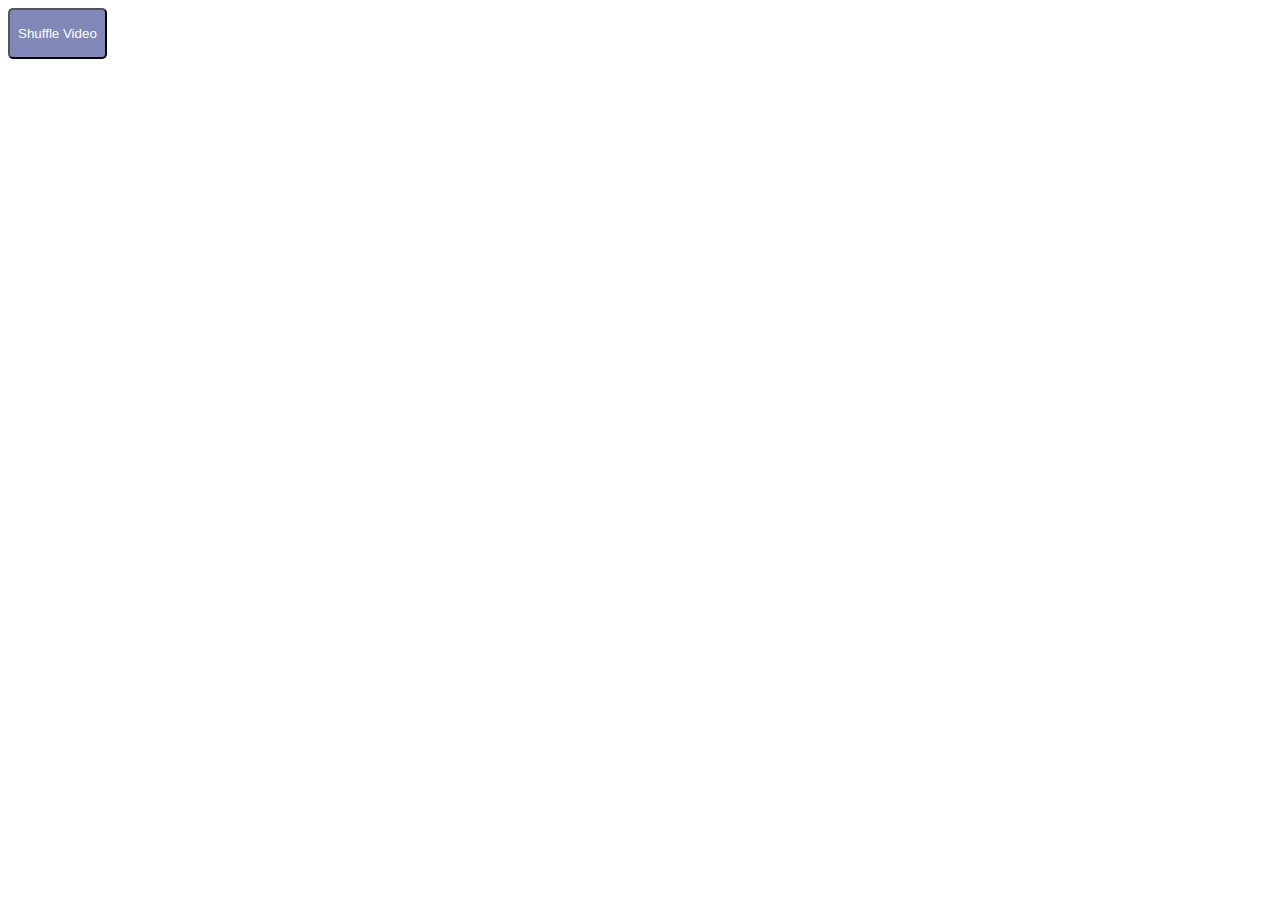
<file: ajax_sample/index.html>
<!DOCTYPE html>
<html lang="en">
<head>
  <meta charset="UTF-8">
  <meta name="viewport"
        content="width=device-width, user-scalable=no, initial-scale=1.0, maximum-scale=1.0, minimum-scale=1.0">
  <meta http-equiv="X-UA-Compatible" content="ie=edge">
  <title>YouTube Channel</title>
  <style>
    #btn {
      padding: 1rem 0.5rem;
      text-align: center;
      border-radius: 5px;
      background: rgba(127,136,182,1);
      color: white;
    }
  </style>
</head>
 <body>
    <button id="btn">
      Shuffle Video
    </button>
    <h1 id="title">
    </h1>
    <p id="content">
    </p>
    <iframe allow="accelerometer; autoplay; encrypted-media; gyroscope; picture-in-picture" allowfullscreen="" frameborder="0" height="300" id="video" src="about:blank" width="500">
    </iframe>
    <script src="javascripts/ajax_sample.js" type="text/javascript">
    </script>
  </body>
</html>
</file>
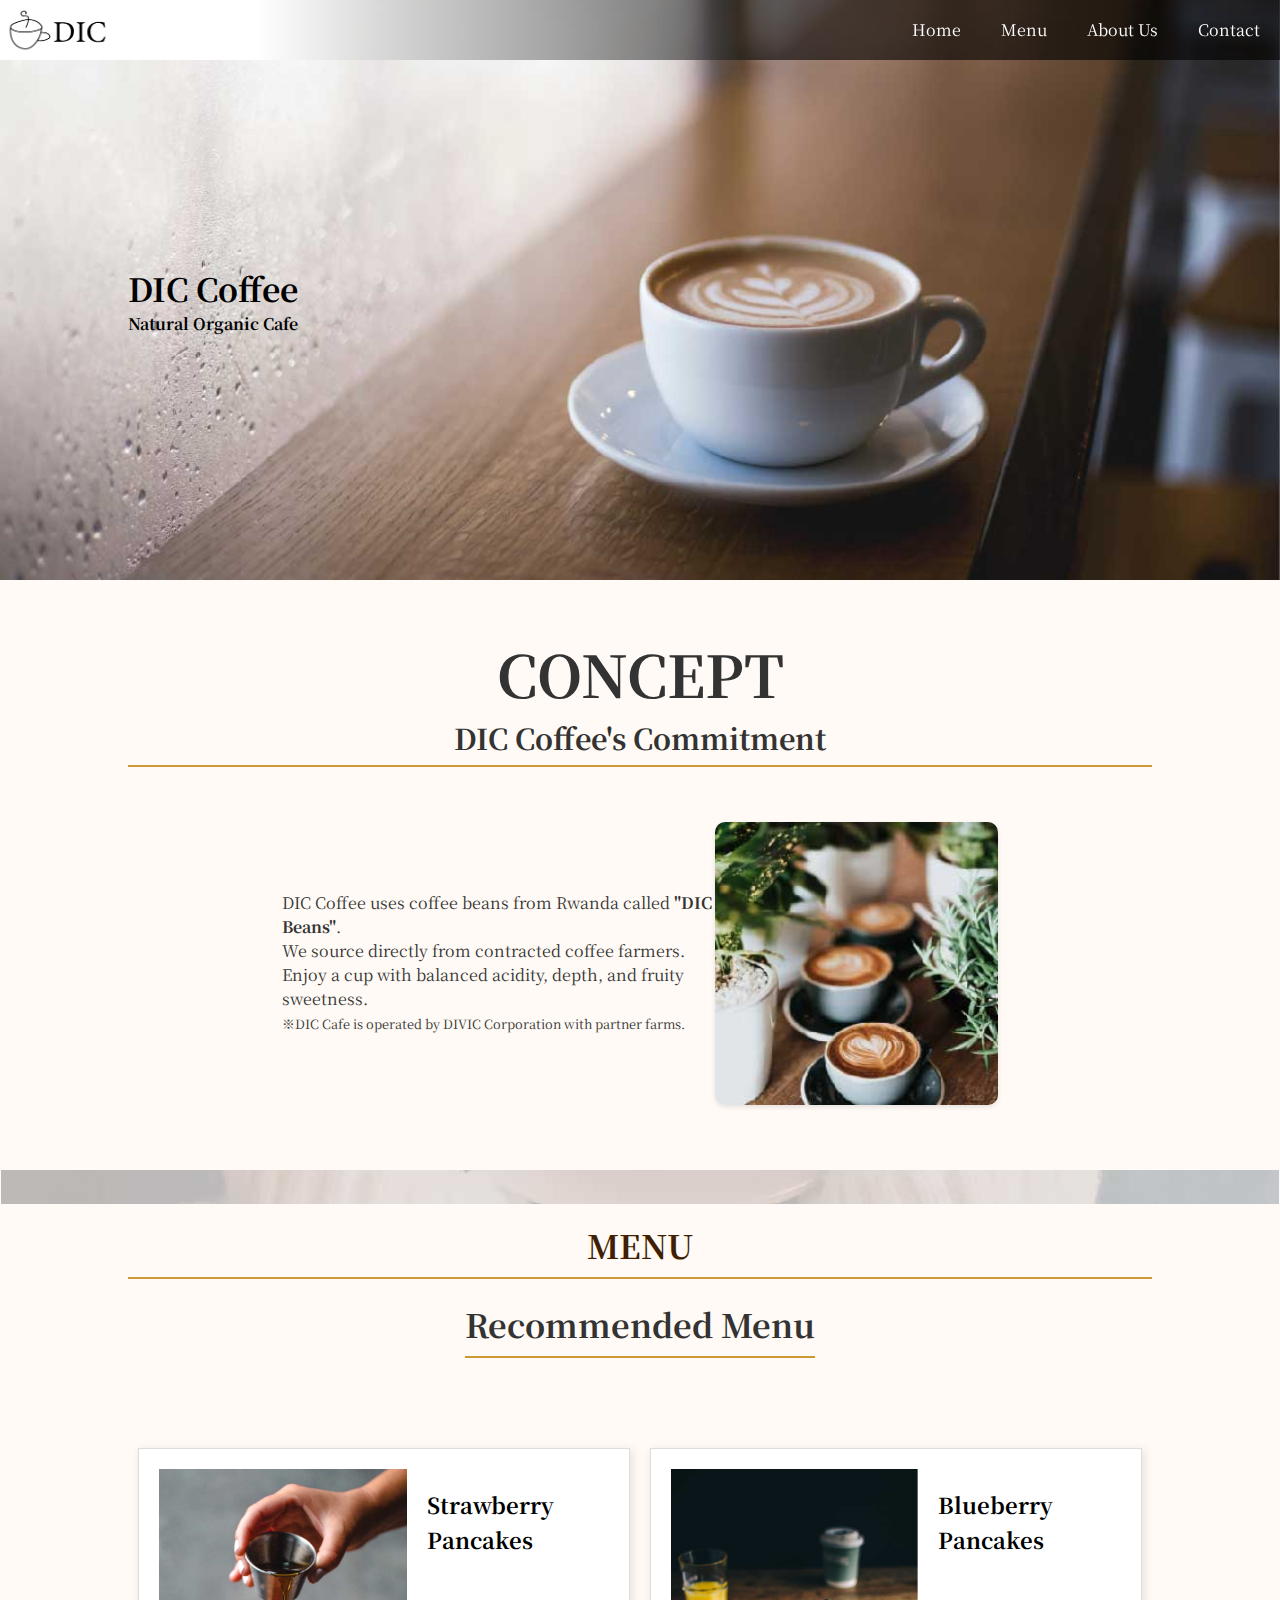
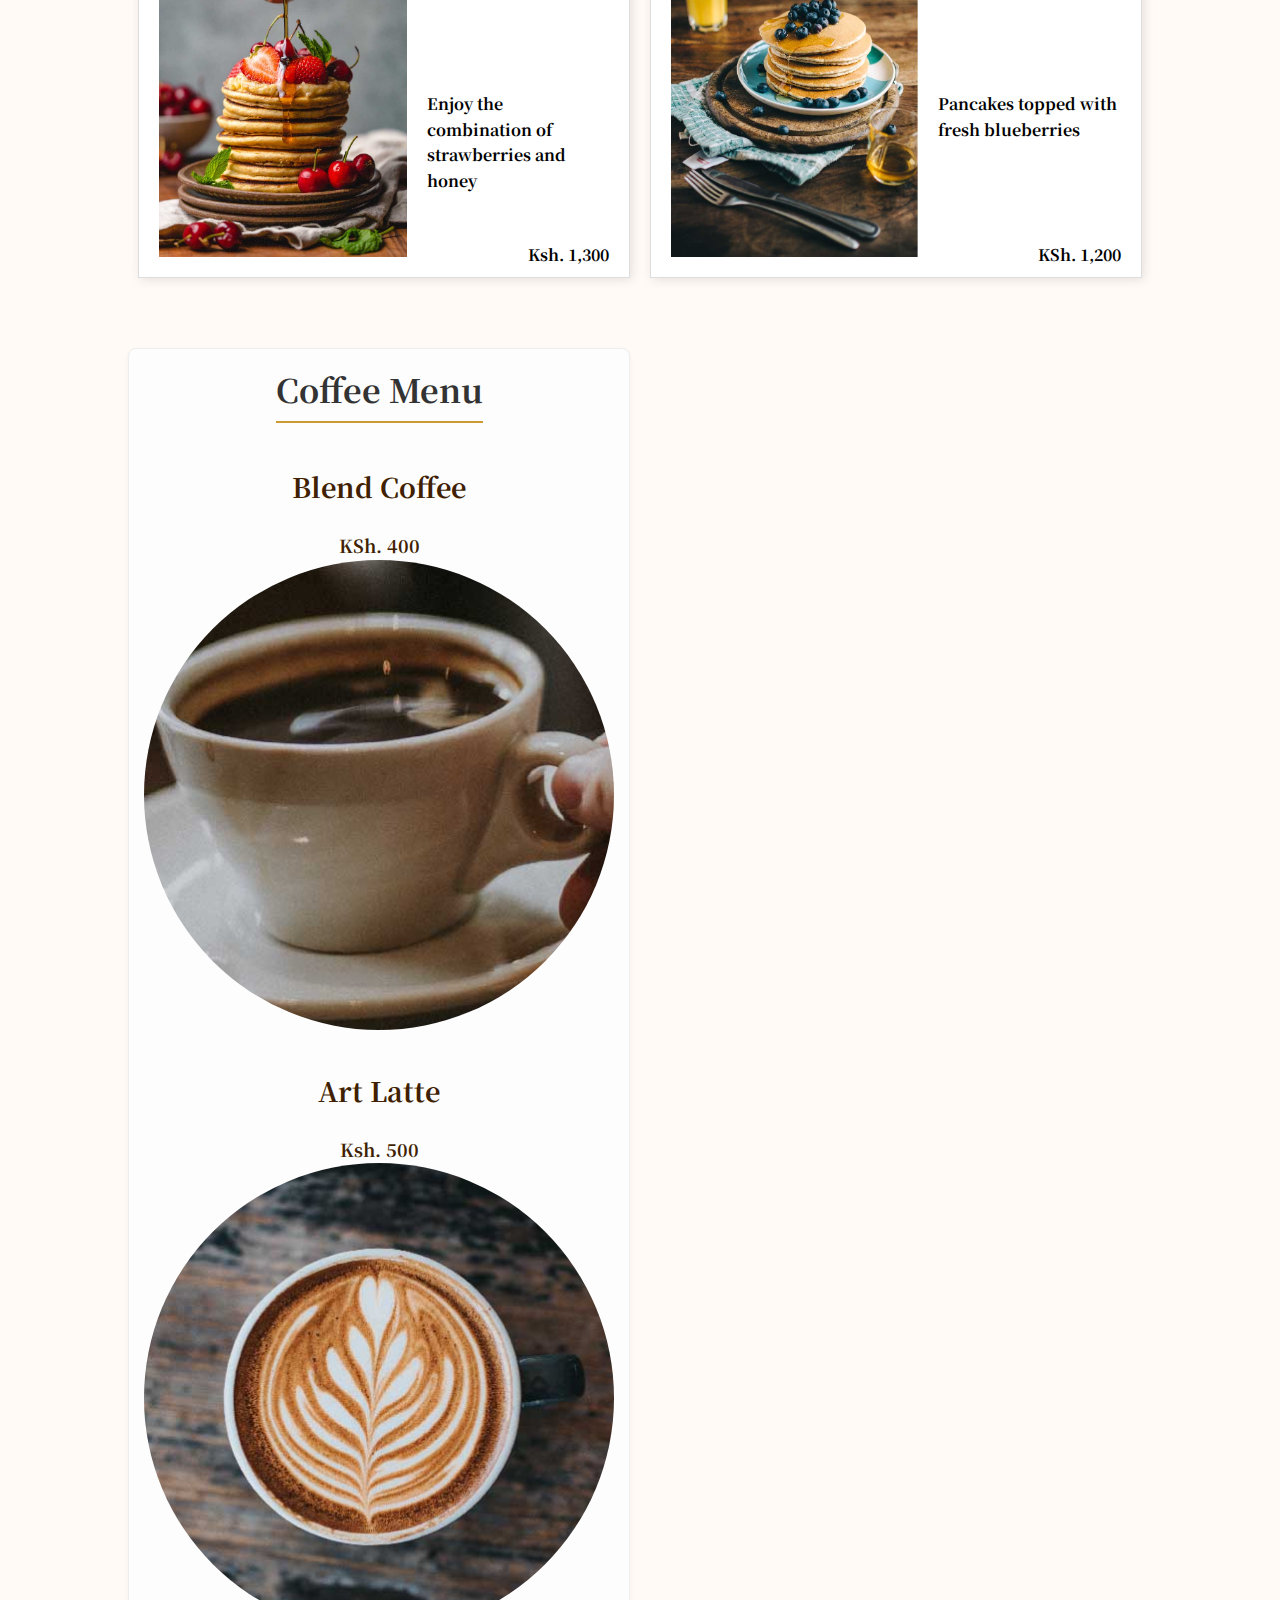
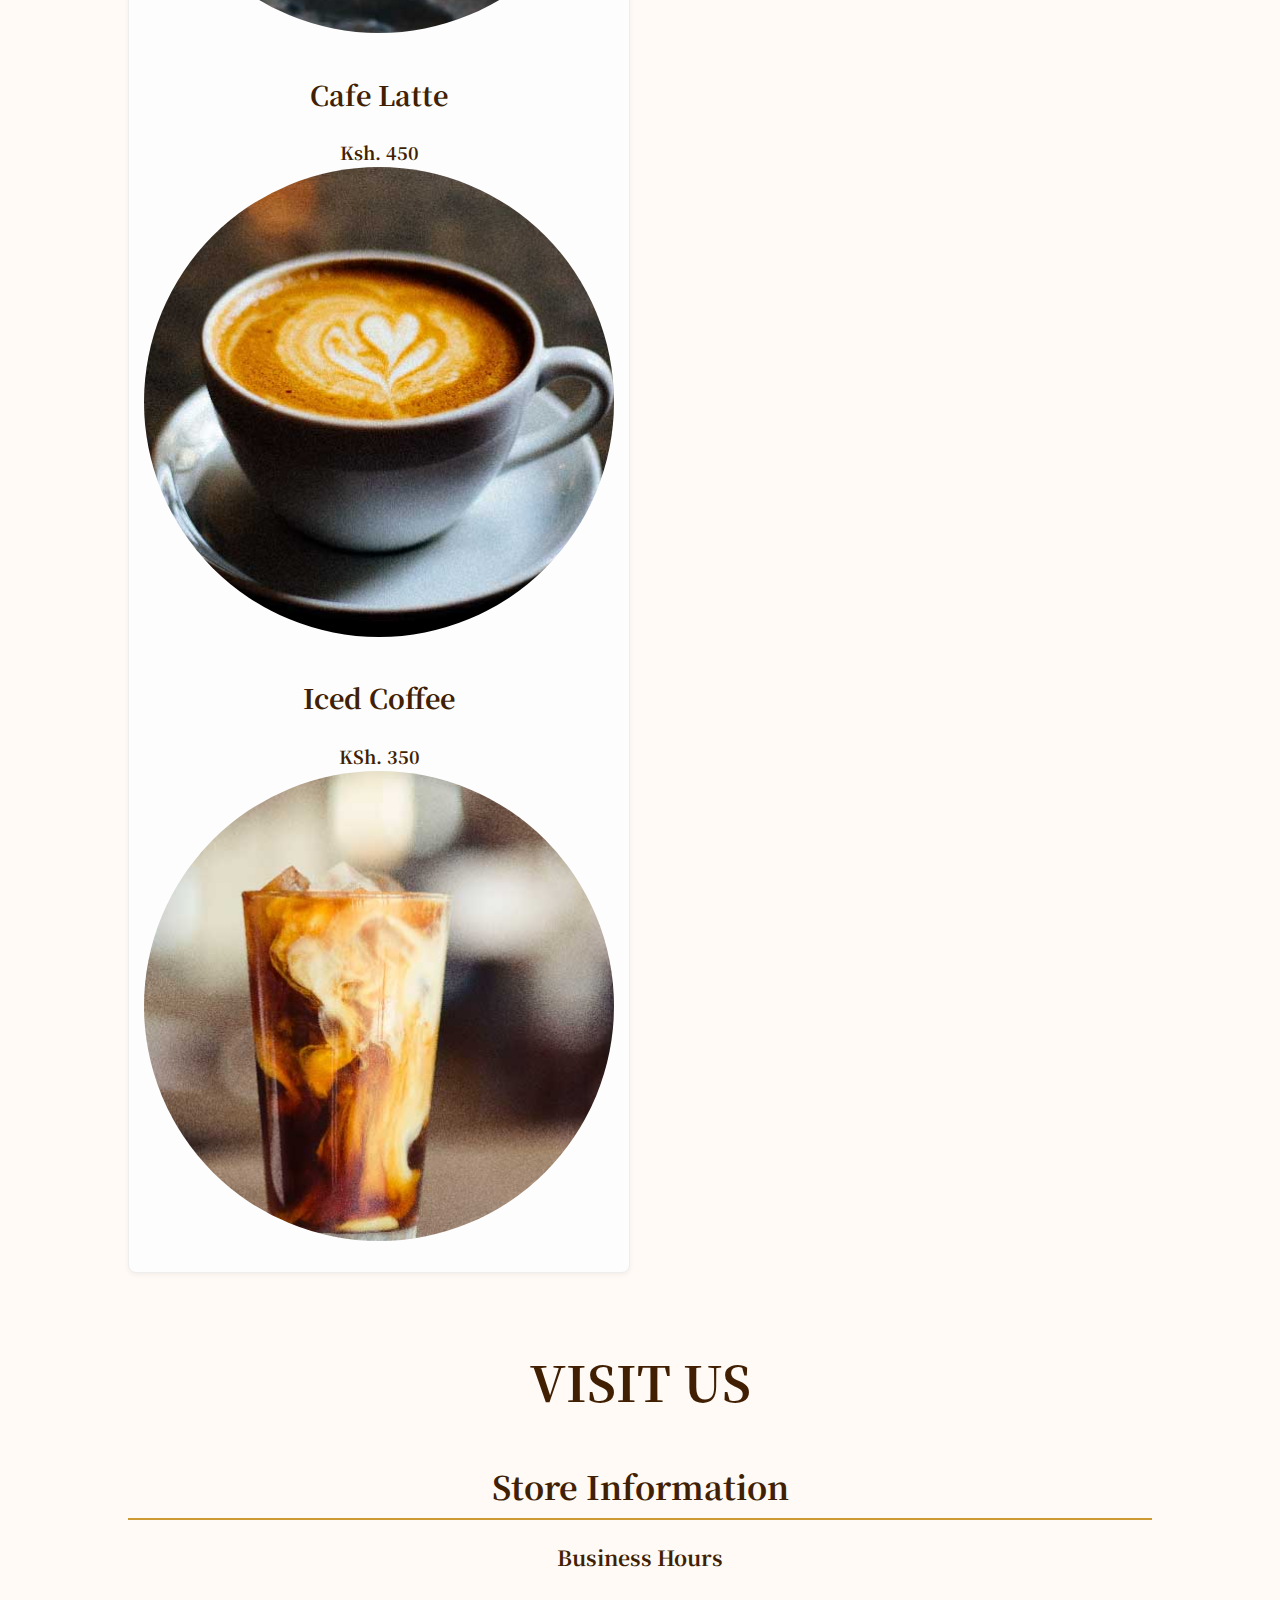
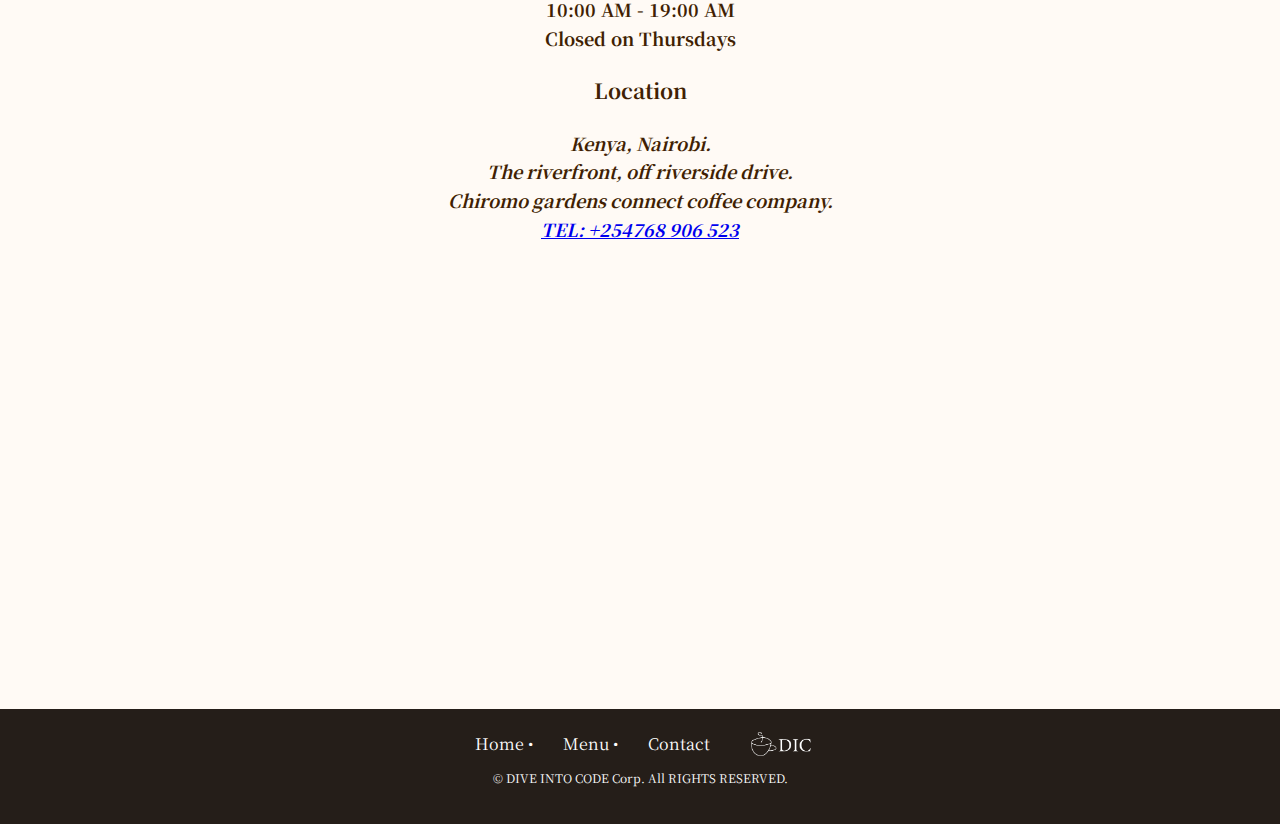
<file: Javascript_sample/index.html>
<!DOCTYPE html>
<html lang="en">

<head>
    <meta charset="utf-8">
    <meta name="viewport" content="width=device-width, initial-scale=1">
    <title>DIC Cafe</title>
    <link href="../css/normalize.css" rel="stylesheet">
    <link href="../css/main.css" rel="stylesheet">
    <link href="../css/menu.css" rel="stylesheet">
    <link href="https://fonts.googleapis.com/css2?family=Noto+Serif+JP:wght@400;700&display=swap" rel="stylesheet">
<!--    <script src="https://code.jquery.com/jquery-3.7.1.min.js" integrity="sha256-/JqT3SQfawRcv/BIHPThkBvs0OEvtFFmqPF/lYI/Cxo=" crossorigin="anonymous"></script>-->
</head>

<body>
    <!-- Navbar -->
    <nav class="header_nav">
        <a href="index.html" class="logo"><img src="/images/sample_logo_k.png" alt="DIC Cafe Logo"></a>
          <ul class="global_nav">
            <li><a href="index.html" class="global_nav_item">Home</a></li>
            <li><a href="../templates/sale.html" class="global_nav_item">Menu</a></li>
            <li><a href="../templates/about.html" class="global_nav_item">About Us</a></li>
            <li><a href="../templates/contact.html" class="global_nav_item">Contact</a></li>
          </ul>
    </nav>
    <!-- Hero Section -->
    <section class="key section_inner">
        <h1>DIC Coffee</h1>
        <p>Natural Organic Cafe</p>
    </section>

    <!-- Concept Section -->
    <section class="section_inner concept">
        <div class="section_title">
            <h1>CONCEPT</h1>
            <p>DIC Coffee's Commitment</p>
        </div>
        <div class="concept_container">
            <div class="concept_inner_text">
                <p style="vertical-align: inherit;">
                    DIC Coffee uses coffee beans from Rwanda called <strong>"DIC Beans"</strong>. <br>
                    We source directly from contracted coffee farmers.<br>
                    Enjoy a cup with balanced acidity, depth, and fruity sweetness.<br>
                    <small>※DIC Cafe is operated by DIVIC Corporation with partner farms.</small>
                </p>
            </div>
            <div class="concept_image">
                <img src="../images/sample_concept.jpg" alt="DIC Coffee Concept">
            </div>
        </div>
    </section>

    <!-- Menu Section -->
<main>
    <section class="section_inner menu" id="menu">
        <h1 class="section_title">MENU</h1>

        <!-- Recommended Menu -->
            <div class="center">
                <h1 class="menu_title">Recommended Menu</h1>
            </div>

    <section>
       <div class="recommended-menu-container">
            <div class="recommended-item">
                <img src="../images/sample_pancake1.jpg" alt="Blueberry Pancakes">
                <div class="recommended-text">
                    <h2>Blueberry Pancakes</h2> <br>
                    <p>Pancakes topped with fresh blueberries</p> <br>
                    <p class="recommended-price">KSh. 1,200</p> <br>
                </div>
            </div>

            <div class="recommended-item">
                <img src="../images/sample_pancake2.jpg" alt="Strawberry Pancakes">
                <div class="recommended-text">
                    <h2>Strawberry Pancakes</h2> <br>
                    <p>Enjoy the combination of strawberries and honey</p> <br>
                    <p class="recommended-price">Ksh. 1,300</p> <br>
                </div>
            </div>
       </div>
    </section>

             <!-- Coffee Menu -->
    <section>
        <div class="coffee_menu">
            <div class="center">
                <h1 class="menu_title">Coffee Menu</h1>
            </div>
            <ul>
                <li>
                    <h2>Blend Coffee</h2>
                    <p>KSh. 400</p>
                    <img src="../images/sample_cafe1.jpg" class="coffee_menu_image" alt="Blend image">
                </li>
                <li>
                    <h2>Art Latte</h2>
                    <p>Ksh. 500</p>
                    <img src="../images/sample_cafe2.jpg" class="coffee_menu_image" alt="Art Latte">
                </li>
                <li>
                    <h2>Cafe Latte</h2>
                    <p>Ksh. 450</p>
                    <img src="../images/sample_cafe3.jpg" class="coffee_menu_image" alt="Cafe Latte">
                </li>
                <li>
                    <h2>Iced Coffee</h2>
                    <p>KSh. 350</p>
                    <img src="../images/sample_cafe4.jpg" class="coffee_menu_image" alt="Iced Coffee">
                </li>
            </ul>
        </div>
    </section>

    <!-- Access Section -->
        <section class="section_inner access container">
            <div class="section_title">
                <h2>VISIT US</h2>
                <p>Store Information</p>
            </div>
            <div class="access-info">
                <div class="access-details">
                    <div class="access-item">
                        <h3>Business Hours</h3>
                        <p>10:00 AM - 19:00 AM<br>
                            Closed on Thursdays</p>
                    </div>
                    <div class="access-item">
                        <h3>Location</h3>
                        <address>
                            Kenya, Nairobi. <br>
                            The riverfront, off riverside drive. <br>
                            Chiromo gardens connect coffee company. <br>
                            <a href="tel:+254768906523">TEL: +254768 906 523</a>
                        </address>
                    </div>
                </div>
                <div class="map-container">
                    <iframe class="google_map" aria-hidden="false" frameborder="0" height="450" src="https://www.google.com/maps/embed?pb=!1m18!1m12!1m3!1d3988.835026303072!2d36.806539!3d-1.2720719999999999!2m3!1f0!2f0!3f0!3m2!1i1024!2i768!4f13.1!3m3!1m2!1s0x182f1739d3fc6ed9%3A0x51bbab34a9e9325b!2sConnect%20Coffee%20Roasters!5e0!3m2!1sen!2sro!4v1755617783158!5m2!1sen!2sro" width="800" style="border:0;" allowfullscreen="" loading="lazy" referrerpolicy="no-referrer-when-downgrade"></iframe>
                </div>
            </div>
        </section>
</main>

    <footer class="footer">
        <nav class="footer_nav">
            <ul>
                <li><a href="index.html">Home</a></li>
                <li><a href="sale.html">Menu</a></li>
                <li><a href="contact.html">Contact</a></li>
            </ul>
            <img src="../images/sample_logo_w.png" alt="DIC Cafe Logo" class="footer_logo">
        </nav>
        <p class="copyright">© DIVE INTO CODE Corp. All RIGHTS RESERVED.</p>
    </footer>
</body>
</html>
</file>
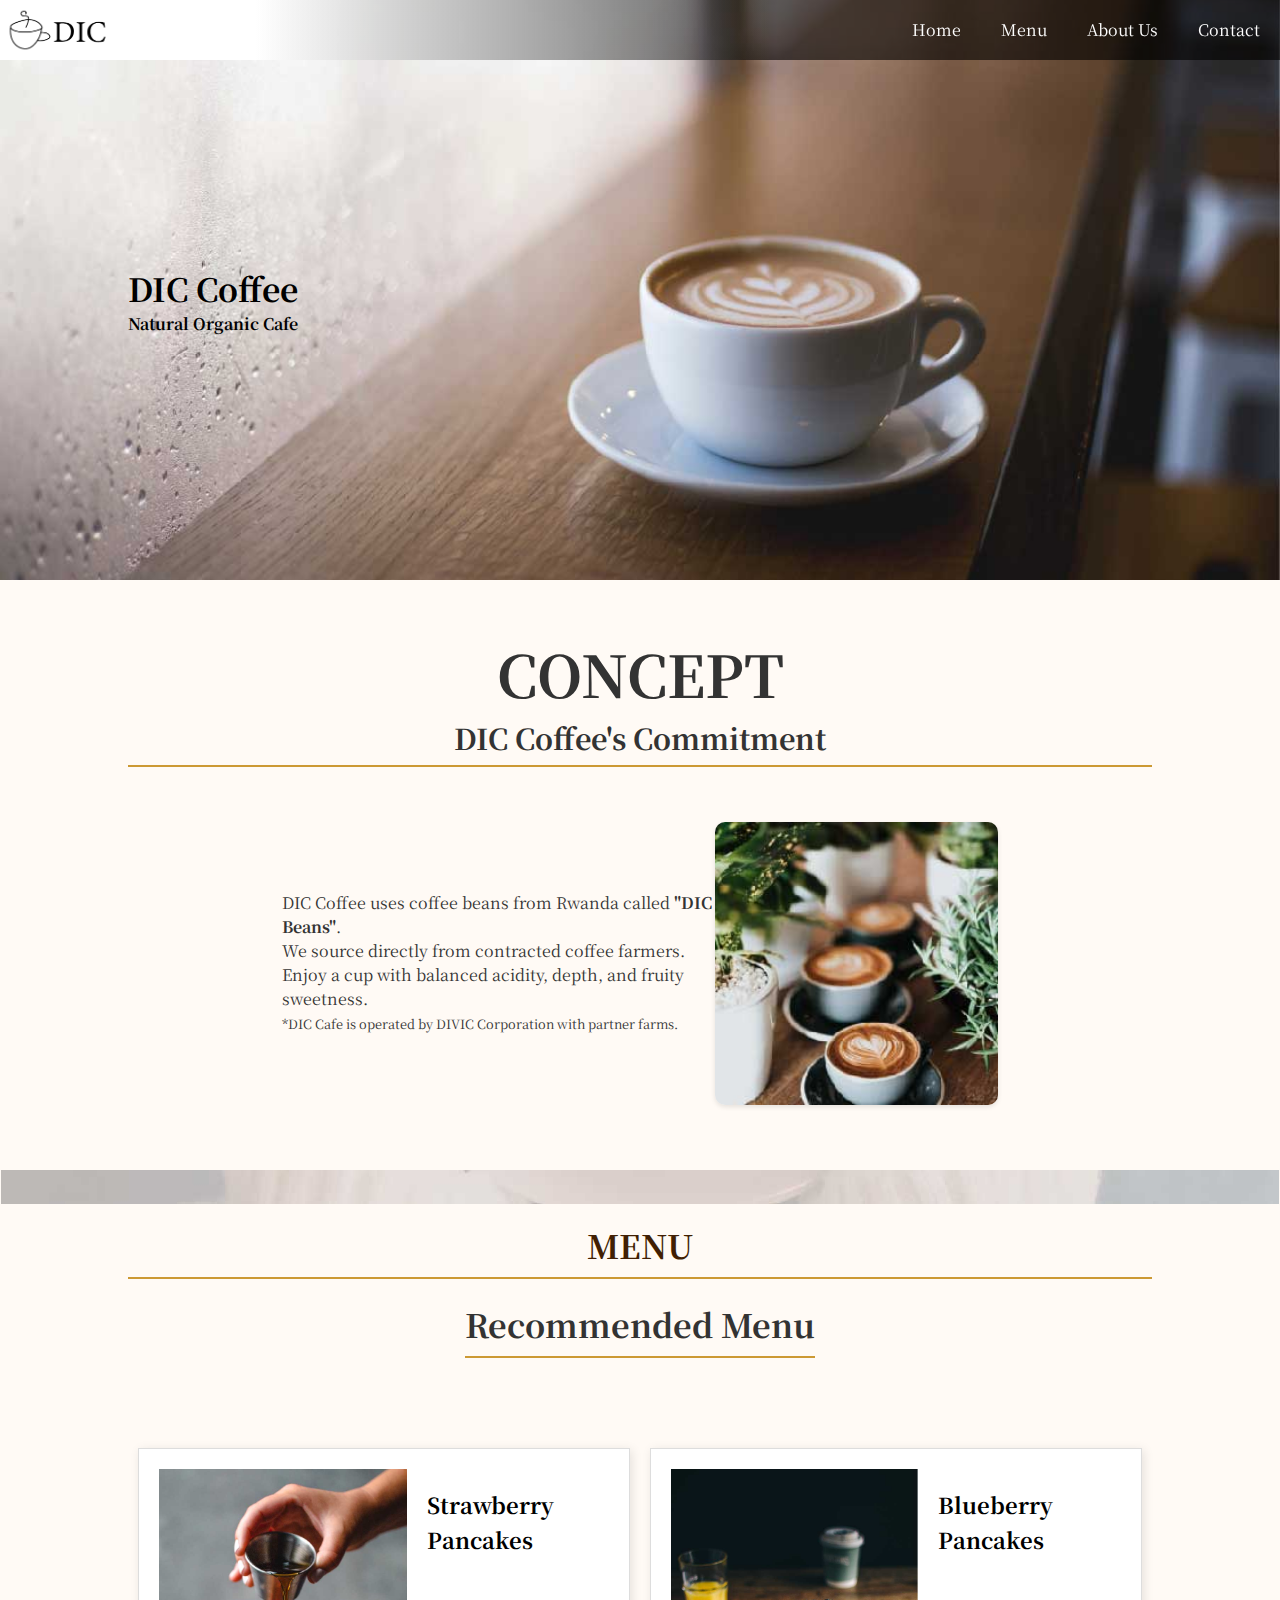
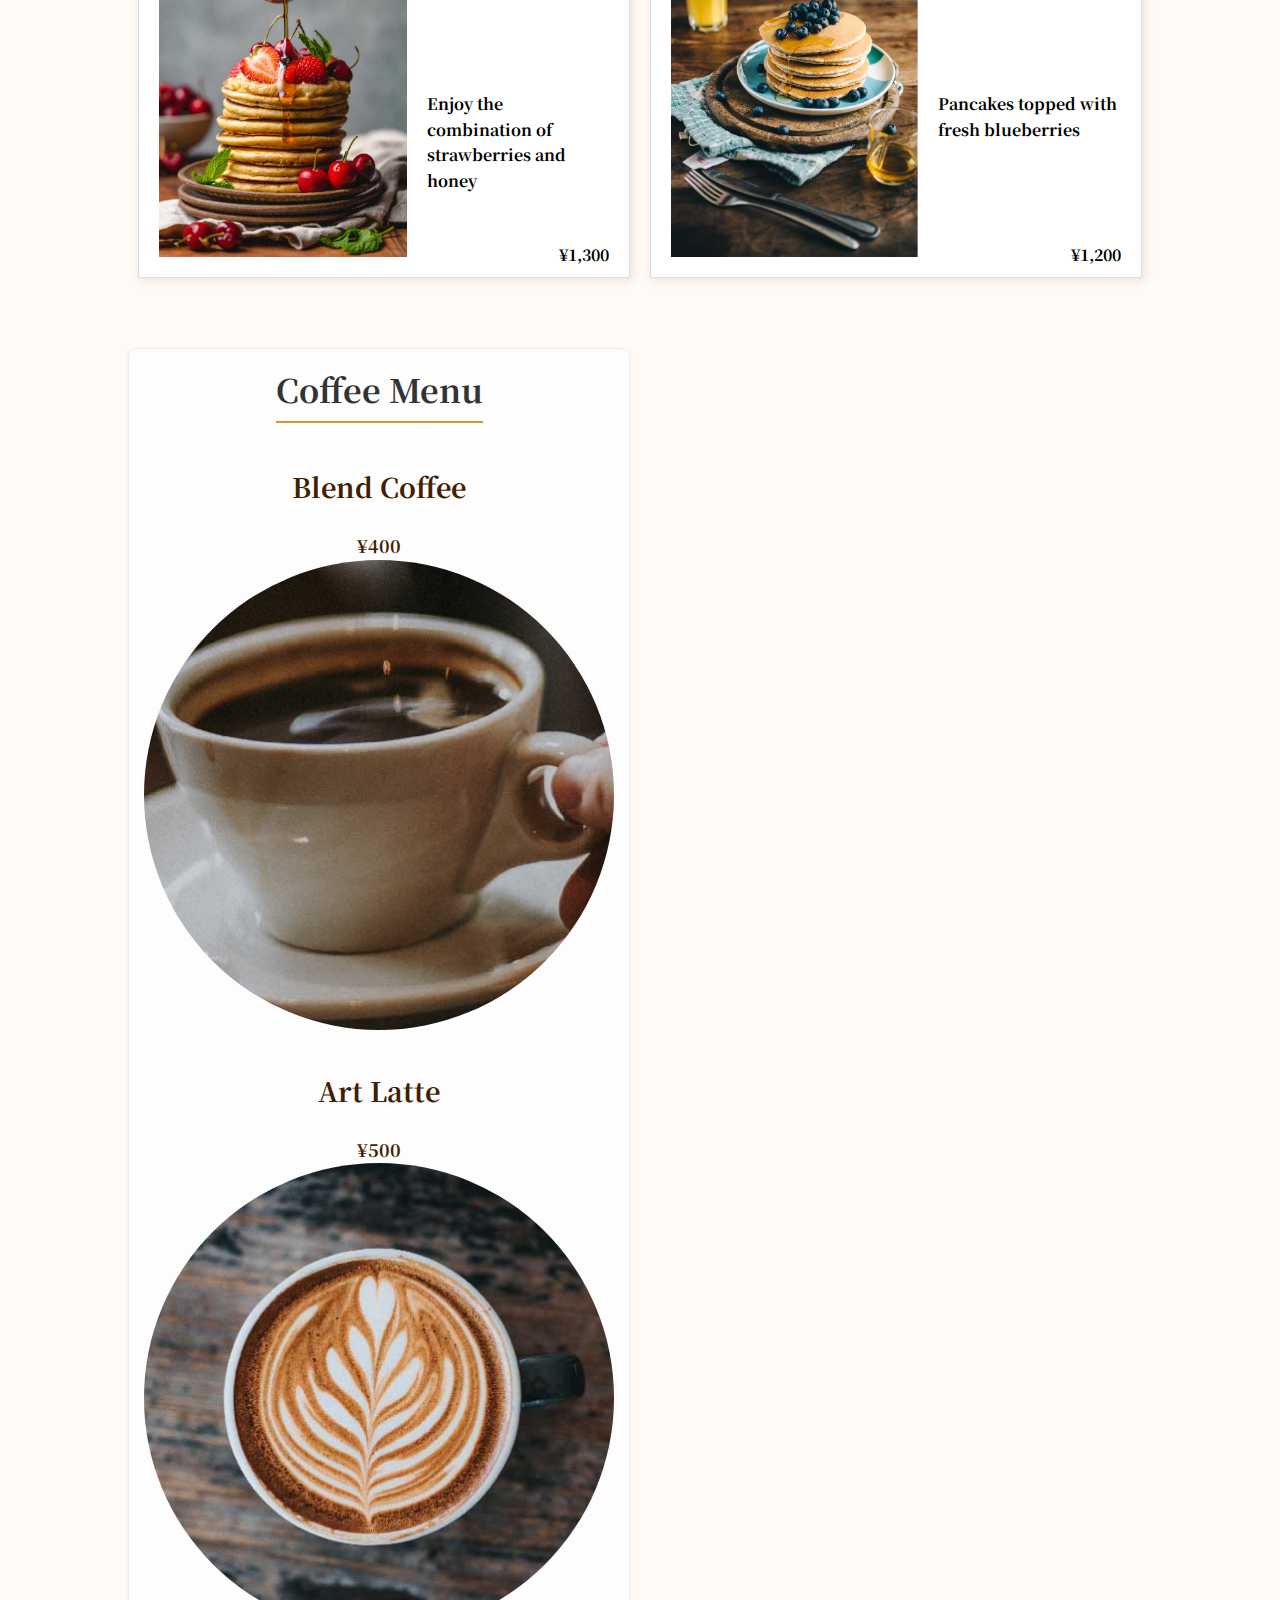
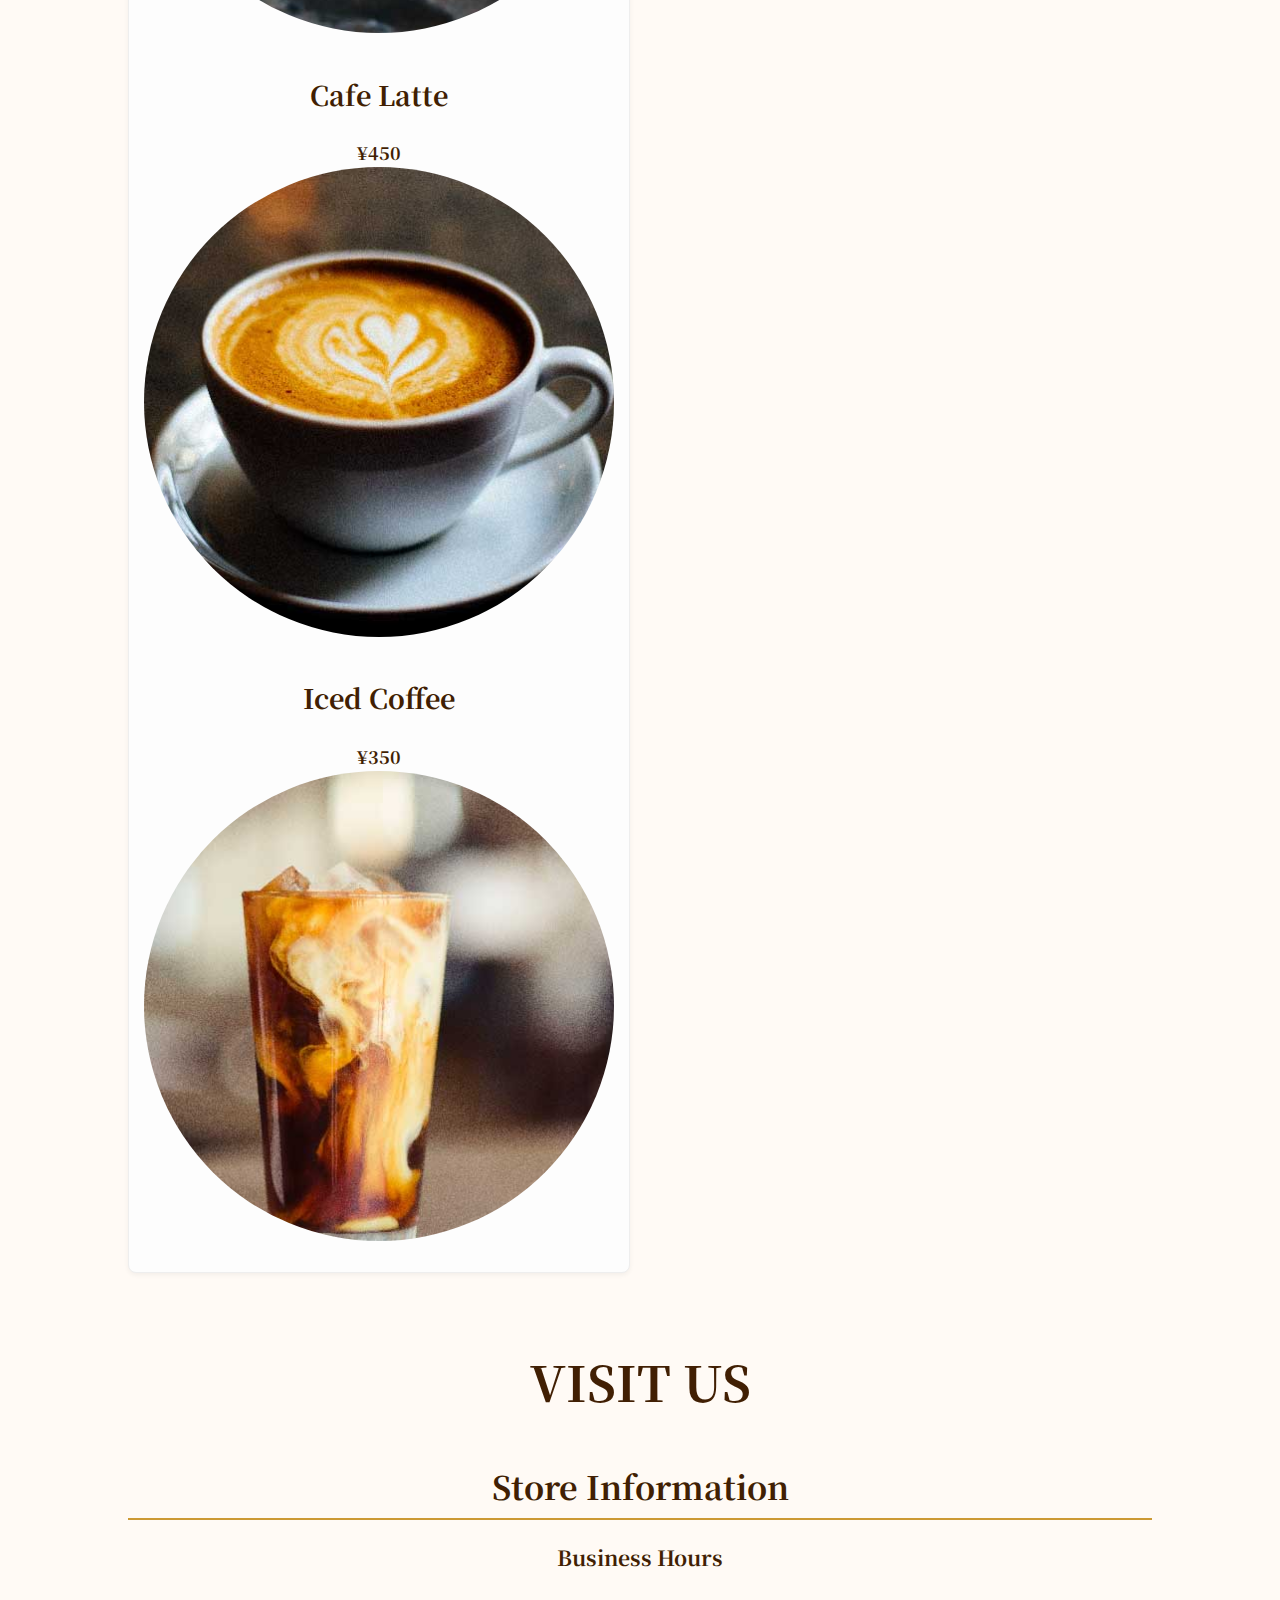
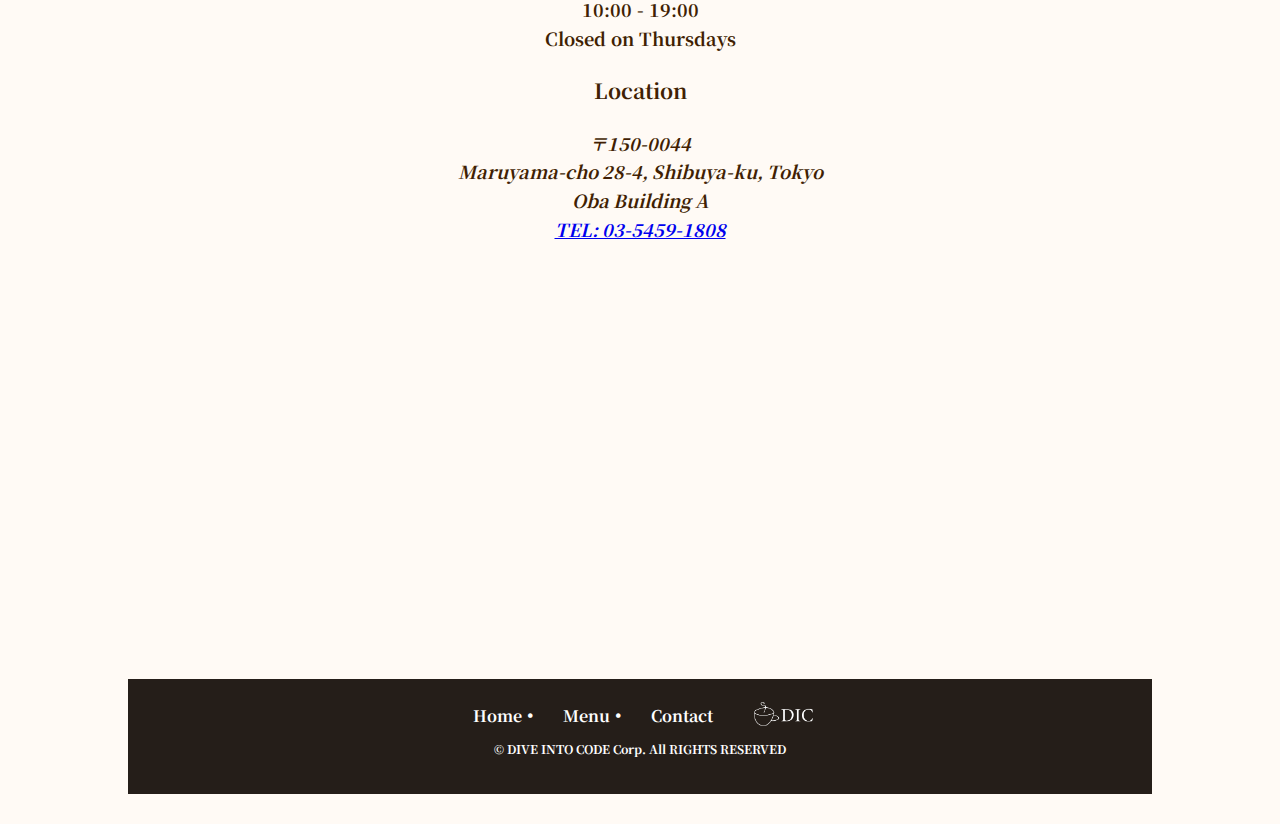
<file: templates/index.html>
<!DOCTYPE html>
<html lang="en">

<head>
    <meta charset="utf-8">
    <meta name="viewport" content="width=device-width, initial-scale=1">
    <title>DIC Cafe</title>
    <link href="../css/normalize.css" rel="stylesheet">
    <link href="../css/main.css" rel="stylesheet">
    <link href="../css/menu.css" rel="stylesheet">
    <link href="https://fonts.googleapis.com/css2?family=Noto+Serif+JP:wght@400;700&display=swap" rel="stylesheet">
    <script type="text/javascript" src="../javascript/sample.js"></script>
</head>

<body>
    <!-- Navbar -->
    <nav class="header_nav">
        <a href="index.html" class="logo"><img src="/images/sample_logo_k.png" alt="DIC Cafe Logo"></a>
          <ul class="global_nav">
            <li><a href="index.html" class="global_nav_item">Home</a></li>
            <li><a href="sale.html" class="global_nav_item">Menu</a></li>
            <li><a href="about.html" class="global_nav_item">About Us</a></li>
            <li><a href="contact.html" class="global_nav_item">Contact</a></li>
          </ul>
    </nav>

    <!-- Hero Section -->
    <section class="key section_inner">
        <h1>DIC Coffee</h1>
        <p>Natural Organic Cafe</p>
    </section>

    <!-- Concept Section -->
    <section class="section_inner concept">
        <div class="section_title">
            <h1>CONCEPT</h1>
            <p>DIC Coffee's Commitment</p>
        </div>
        <div class="concept_container">
            <div class="concept_inner_text">
                <p style="vertical-align: inherit;">
                    DIC Coffee uses coffee beans from Rwanda called <strong>"DIC Beans"</strong>. <br>
                    We source directly from contracted coffee farmers.<br>
                    Enjoy a cup with balanced acidity, depth, and fruity sweetness.<br>
                    <small>*DIC Cafe is operated by DIVIC Corporation with partner farms.</small>
                </p>
            </div>
            <div class="concept_image">
                <img src="../images/sample_concept.jpg" alt="DIC Coffee Concept">
            </div>
        </div>
    </section>

    <!-- Menu Section -->
<main>
    <section class="section_inner menu" id="menu">
        <h1 class="section_title">MENU</h1>

        <!-- Recommended Menu -->
            <div class="center">
                <h1 class="menu_title">Recommended Menu</h1>
            </div>
            <!-- <ul>
                <li>
                    <h2>Blueberry Pancakes</h2>
                    <p>Pancakes topped with fresh blueberries</p>
                    <p>¥1,200</p>
                    <img src="images/sample_pancake1.jpg" alt="Blueberry Pancakes">
                </li>
                <li>
                    <h2>Strawberry Pancakes</h2>
                    <p>Enjoy the collaboration of strawberries and honey</p>
                    <p>¥1,300</p>
                    <img src="images/sample_pancake2.jpg" alt="Strawberry Pancakes">
                </li>
            </ul> -->
    <section>
       <div class="recommended-menu-container">
            <div class="recommended-item">
                <img src="../images/sample_pancake1.jpg" alt="Blueberry Pancakes">
                <div class="recommended-text">
                    <h2>Blueberry Pancakes</h2> <br>
                    <p>Pancakes topped with fresh blueberries</p> <br>
                    <p class="recommended-price">¥1,200</p> <br>
                </div>
            </div>

            <div class="recommended-item">
                <img src="../images/sample_pancake2.jpg" alt="Strawberry Pancakes">
                <div class="recommended-text">
                    <h2>Strawberry Pancakes</h2> <br>
                    <p>Enjoy the combination of strawberries and honey</p> <br>
                    <p class="recommended-price">¥1,300</p> <br>
                </div>
            </div>
       </div>
    </section>

             <!-- Coffee Menu -->
    <section>
        <div class="coffee_menu">
            <div class="center">
                <h1 class="menu_title">Coffee Menu</h1>
            </div>
            <ul>
                <li>
                    <h2>Blend Coffee</h2>
                    <p>¥400</p>
                    <img src="../images/sample_cafe1.jpg" class="coffee_menu_image" alt="Blend image">
                </li>
                <li>
                    <h2>Art Latte</h2>
                    <p>¥500</p>
                    <img src="../images/sample_cafe2.jpg" class="coffee_menu_image" alt="Art Latte">
                </li>
                <li>
                    <h2>Cafe Latte</h2>
                    <p>¥450</p>
                    <img src="../images/sample_cafe3.jpg" class="coffee_menu_image" alt="Cafe Latte">
                </li>
                <li>
                    <h2>Iced Coffee</h2>
                    <p>¥350</p>
                    <img src="../images/sample_cafe4.jpg" class="coffee_menu_image" alt="Iced Coffee">
                </li>
            </ul>
        </div>
    </section>

    <!-- Access Section -->
        <section class="section_inner access container">
            <div class="section_title">
                <h2>VISIT US</h2>
                <p>Store Information</p>
            </div>
            <div class="access-info">
                <div class="access-details">
                    <div class="access-item">
                        <h3>Business Hours</h3>
                        <p>10:00 - 19:00<br>Closed on Thursdays</p>
                    </div>
                    <div class="access-item">
                        <h3>Location</h3>
                        <address>
                            〒150-0044<br>
                            Maruyama-cho 28-4, Shibuya-ku, Tokyo<br>
                            Oba Building A<br>
                            <a href="tel:+81354591808">TEL: 03-5459-1808</a>
                        </address>
                    </div>
                </div>
                <div class="map-container">
                    <iframe
                        class="google_map"
                        src="https://www.google.com/maps/embed?pb=!1m18!1m12!1m3!1d3241.8621148514217!2d139.69188657578655!3d35.65576867259545!2m3!1f0!2f0!3f0!3m2!1i1024!2i768!4f13.1!3m3!1m2!1s0x60188b55bb707eff%3A0x5f04575eb7aca63e!2s%C5%8Cba%2C%2028-4%20Maruyamach%C5%8D%2C%20Shibuya%2C%20Tokyo%20150-0044%2C%20Japan!5e0!3m2!1sen!2ske!4v1746715082474!5m2!1sen!2ske" width="800" height="600" style="border:0;" allowfullscreen="" loading="lazy" referrerpolicy="no-referrer-when-downgrade">
<!--                        src="https://www.google.com/maps/embed?pb=!1m18!1m12!1m3!1d3241.8625569899887!2d139.6922821152582!3d35.65575778020021!2m3!1f0!2f0!3f0!3m2!1i1024!2i768!4f13.1!3m3!1m2!1s0x60188b55bb707eff%3A0x5f04575eb7aca63e!2z44CSMTUwLTAwNDQg5p2x5Lqs6YO95riL6LC35Yy65YaG5bGx55S677yS77yY4oiS77yUIE9iYSBCbGQuIEHppKg!5e0!3m2!1sja!2sjp!4v1589613763992!5m2!1sja!2sjp"-->
                        width="1500" height="500" style="border:0;" allowfullscreen="" loading="lazy"
                        aria-label="Map showing DIC Cafe location in Shibuya, Tokyo">
                    </iframe>
                </div>
            </div>
        </section>

<!-- Footer section -->
        <footer class="footer">
          <nav class="footer_nav">
            <ul>
              <li><a href="index.html">Home</a></li>
              <li><a href="sale.html">Menu</a></li>
              <li><a href="contact.html">Contact</a></li>
            </ul>
            <img src="../images/sample_logo_w.png" alt="" class="footer_logo">
          </nav>
          <div>
            <p class="copyright">© DIVE INTO CODE Corp. All RIGHTS RESERVED</p>
          </div>
        </footer>
</body>
</html>
</file>
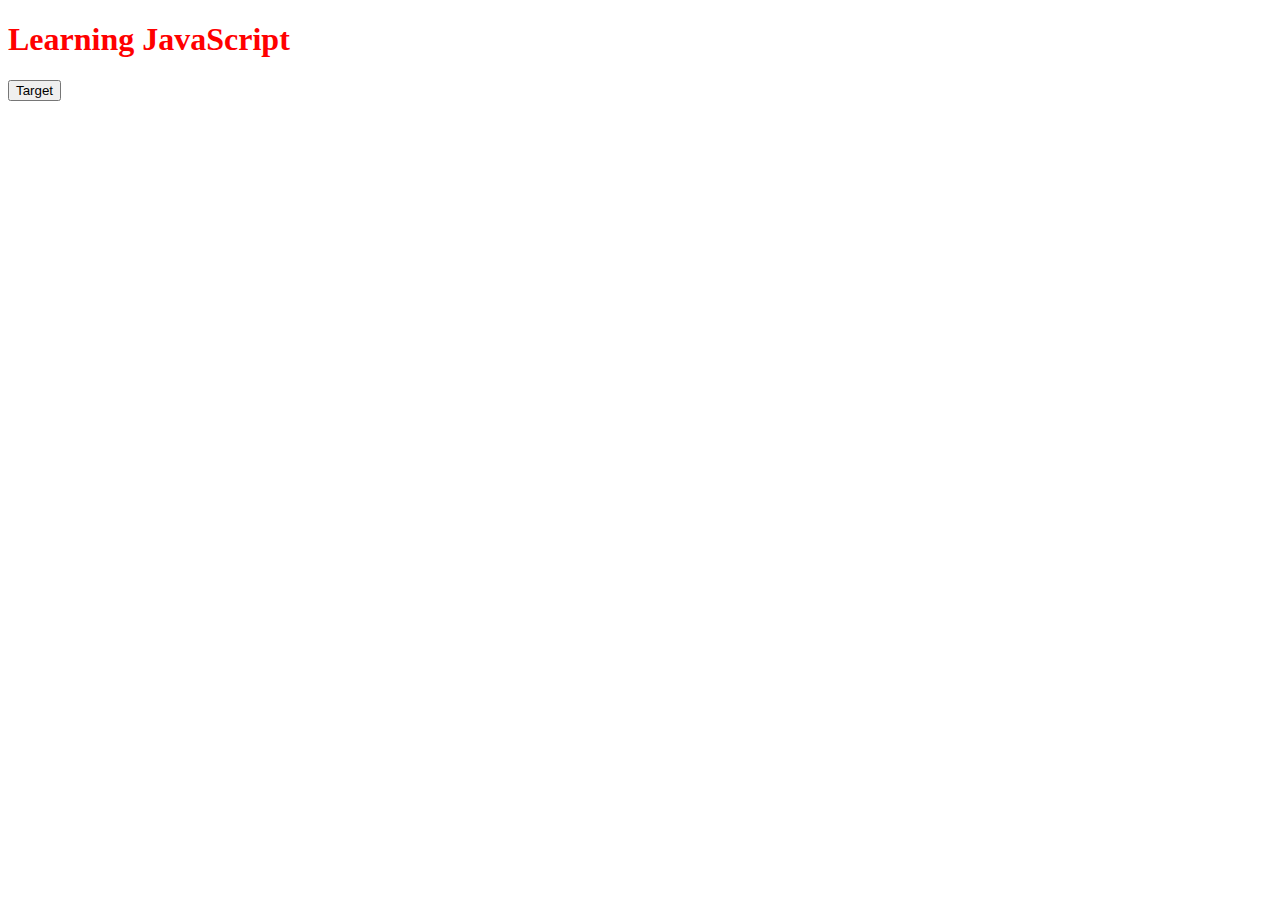
<file: Javascript_sample/indexe.html>
<!DOCTYPE html>
<html lang="en"> <!-- changed "ja" to "en" for English -->
  <head>
    <meta charset="utf-8">
    <title>JavaScript</title>
  </head>
  <body>
    <div>
      <!-- Added a class below -->
      <h1 class="title">Learning JavaScript</h1>
      <button id="btn">Target</button>
    </div>
    <!-- Added styles below -->
    <style>
      .title {
        color: red;
      }
      .background_pink {
        background: pink;
      }
    </style>
    <script
      src="https://code.jquery.com/jquery-3.5.1.min.js"
      integrity="sha256-9/aliU8dGd2tb6OSsuzixeV4y/faTqgFtohetphbbj0="
      crossorigin="anonymous">
    </script>
    <script type="text/javascript" src="../javascript/sample.js"></script>
  </body>
</html>
</file>
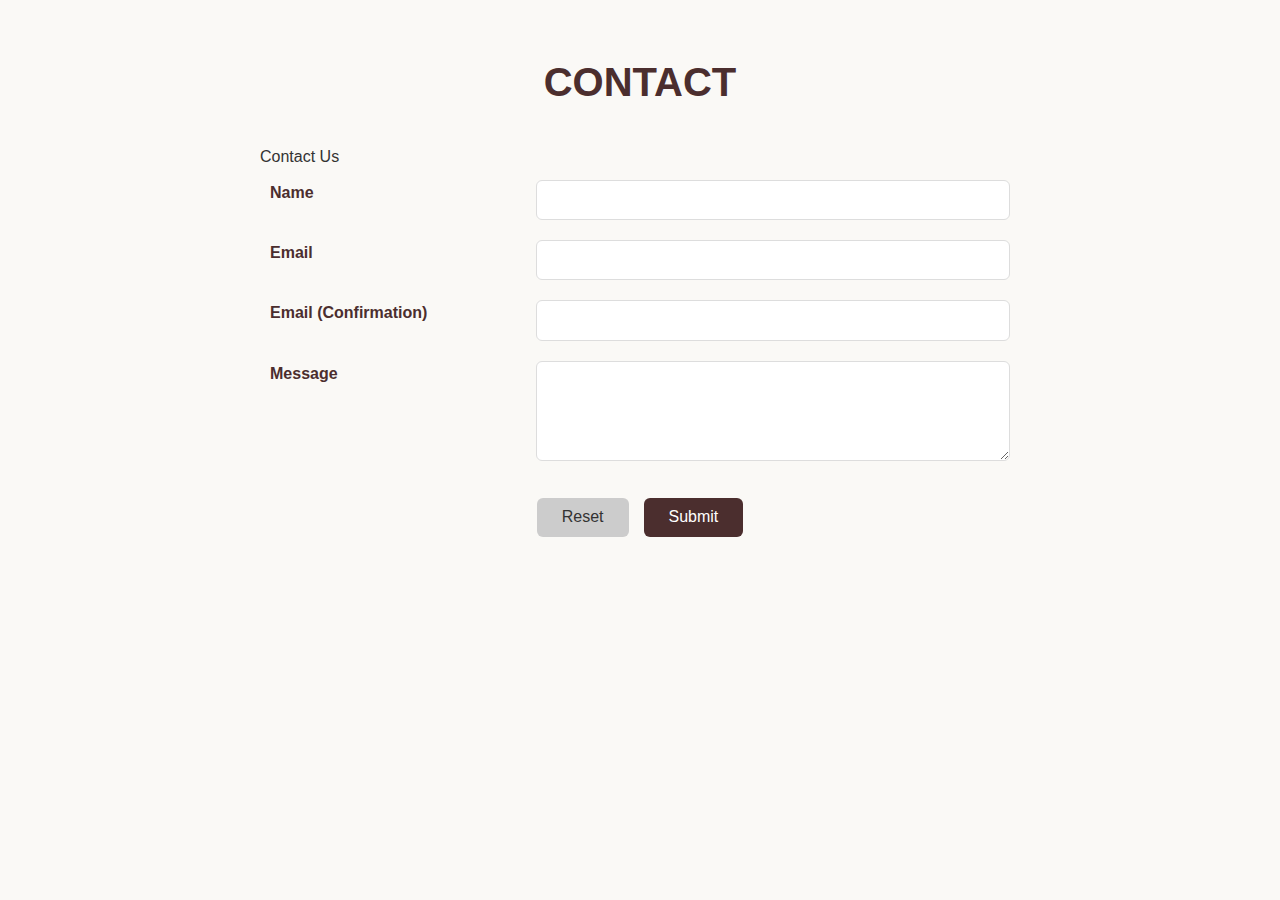
<file: Javascript_sample/validation.html>
<!DOCTYPE html>
<html lang="en">
  <head>
    <title>DIC cafe</title>
    <link href="/css/normalize.css" rel="stylesheet">
    <link href="/Javascript_sample/css/contact_validation.css" rel="stylesheet">
    <link href="https://fonts.googleapis.com/css2?family=Noto+Serif+JP:wght@400;700&display=swap" rel="stylesheet">
  </head>
  <body>
    <section class="section_inner">
      <div class="section_title">
        <h1>CONTACT</h1>
        <p>Contact Us</p>
      </div>
      <form action="#" method="POST" id="form">
        <table class="contact">
          <tr class="contact_line">
            <td class="contact_sign"><label for="name">Name</label></td>
            <td class="contact_input"><input type="text" name="name" id="name"></td>
          </tr>
          <tr class="contact_line">
            <td class="contact_sign"><label for="email">Email</label></td>
            <td class="contact_input"><input type="email" name="email" id="email"></td>
          </tr>
          <tr class="contact_line">
            <td class="contact_sign"><label for="email_confirm">Email (Confirmation)</label></td>
            <td class="contact_input"><input type="email" name="email_confirm" id="email_confirm"></td>
          </tr>
          <tr class="contact_content">
            <td class="contact_sign"><label for="content">Message</label></td>
            <td class="contact_input"><textarea name="content" id="content"></textarea></td>
          </tr>
        </table>
        <div class="contact_btn_area">
          <button type="reset" class="contact_btn reset_btn">Reset</button>
          <button type="submit" class="contact_btn submit_btn">Submit</button>
        </div>
      </form>
    </section>
    <script type="text/javascript" src="template/validation.js"></script>
  </body>
</html>
</file>
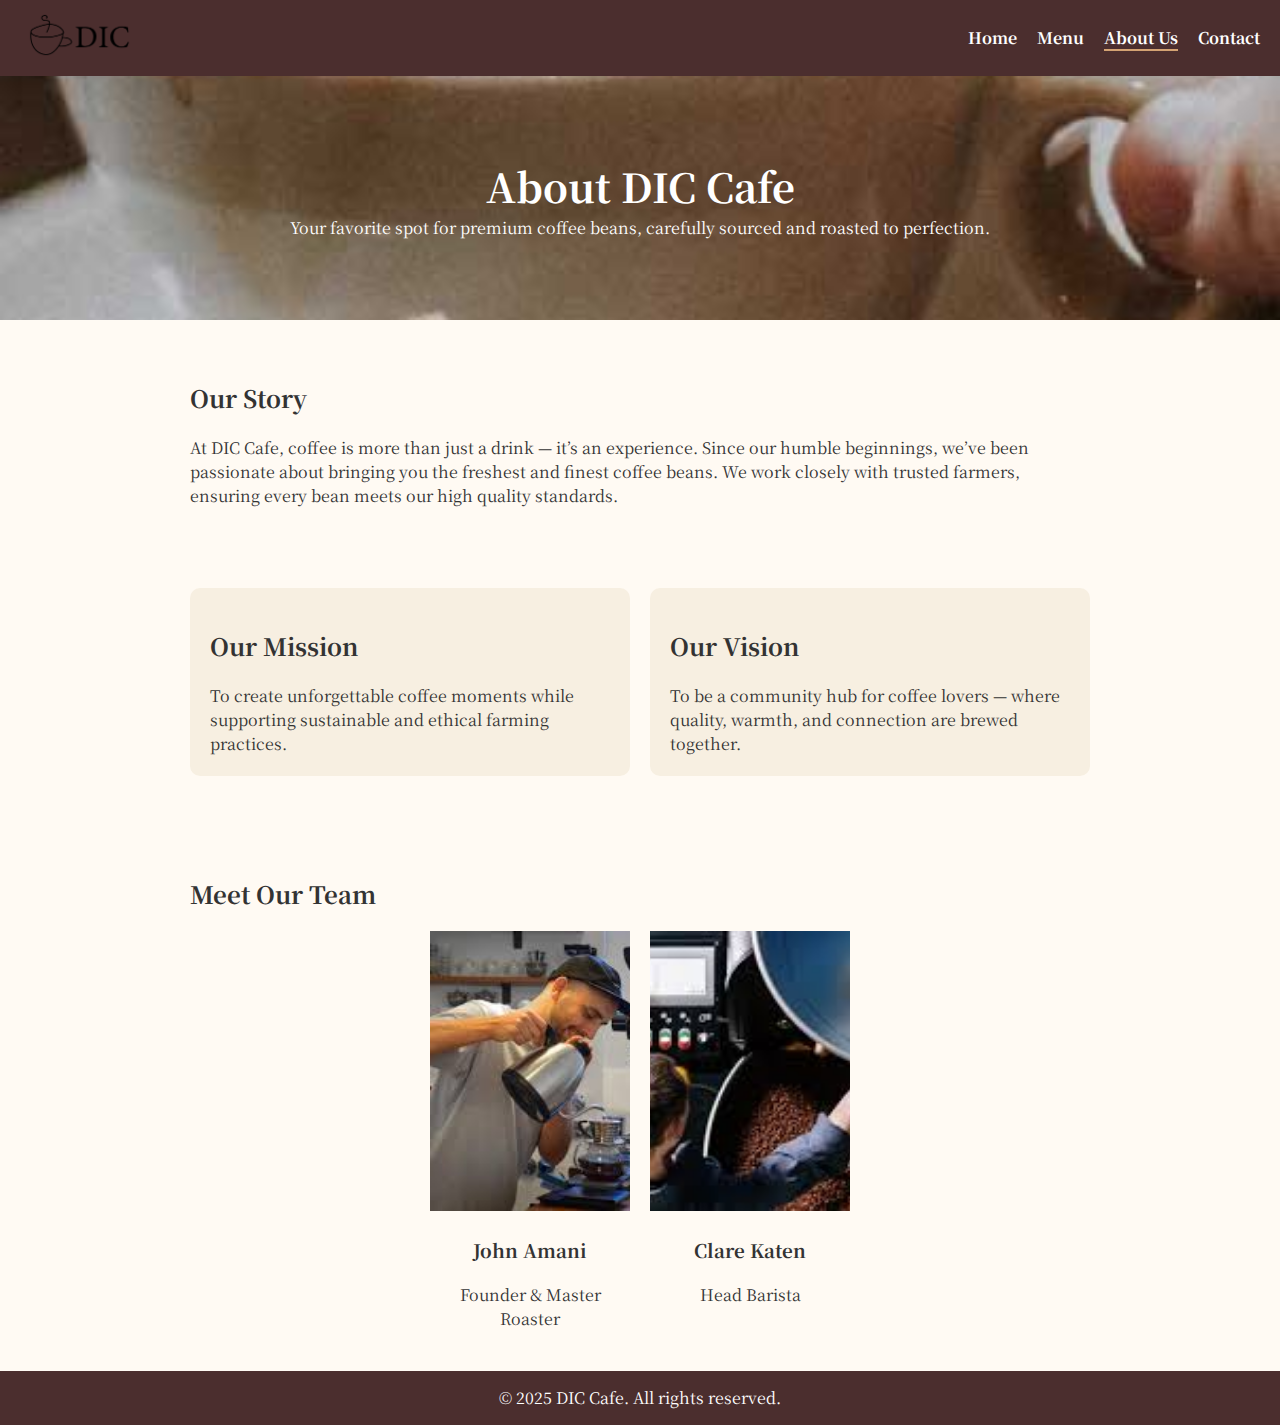
<file: templates/about.html>
<!DOCTYPE html>
<html lang="en">
<head>
    <meta charset="UTF-8">
    <meta name="viewport" content="width=device-width, initial-scale=1.0">
    <title>About Us - DIC Cafe</title>
    <link href="../css/normalize.css" rel="stylesheet">
    <link rel="stylesheet" href="../css/about.css">
    <link href="https://fonts.googleapis.com/css2?family=Noto+Serif+JP:wght@400;700&display=swap" rel="stylesheet">
</head>
<body>

<header>
    <nav>
        <a href="index.html" class="logo">
            <img src="../images/sample_logo_k.png" alt="DIC Cafe Logo">
        </a>
        <ul class="global_nav">
            <li class="global_nav_item"><a href="index.html">Home</a></li>
            <li class="global_nav_item"><a href="sale.html">Menu</a></li>
            <li class="global_nav_item"><a href="about.html" class="active">About Us</a></li>
            <li class="global_nav_item"><a href="contact.html">Contact</a></li>
        </ul>
    </nav>
</header>

<section class="hero">
    <div class="hero_text">
        <h1>About DIC Cafe</h1>
        <p>Your favorite spot for premium coffee beans, carefully sourced and roasted to perfection.</p>
    </div>
</section>

<section class="about_section section_inner">
    <h2>Our Story</h2>
    <p>
        At DIC Cafe, coffee is more than just a drink — it’s an experience. Since our humble beginnings, we’ve been passionate
        about bringing you the freshest and finest coffee beans. We work closely with trusted farmers, ensuring every bean
        meets our high quality standards.
    </p>
</section>

<section class="mission_vision section_inner">
    <div class="mission">
        <h2>Our Mission</h2>
        <p>
            To create unforgettable coffee moments while supporting sustainable and ethical farming practices.
        </p>
    </div>
    <div class="vision">
        <h2>Our Vision</h2>
        <p>
            To be a community hub for coffee lovers — where quality, warmth, and connection are brewed together.
        </p>
    </div>
</section>

<section class="team section_inner">
    <h2>Meet Our Team</h2>
    <div class="team_members">
        <div class="team_member">
            <img src="../images/Coffee_master.jpeg" alt="Founder">
            <h3>John Amani</h3>
            <p>Founder & Master Roaster</p>
        </div>
        <div class="team_member">
            <img src="../images/Coffee_roaster.jpeg" alt="Barista">
            <h3>Clare Katen</h3>
            <p>Head Barista</p>
        </div>
    </div>
</section>

<footer>
    <p>&copy; 2025 DIC Cafe. All rights reserved.</p>
</footer>

</body>
</html>
</file>
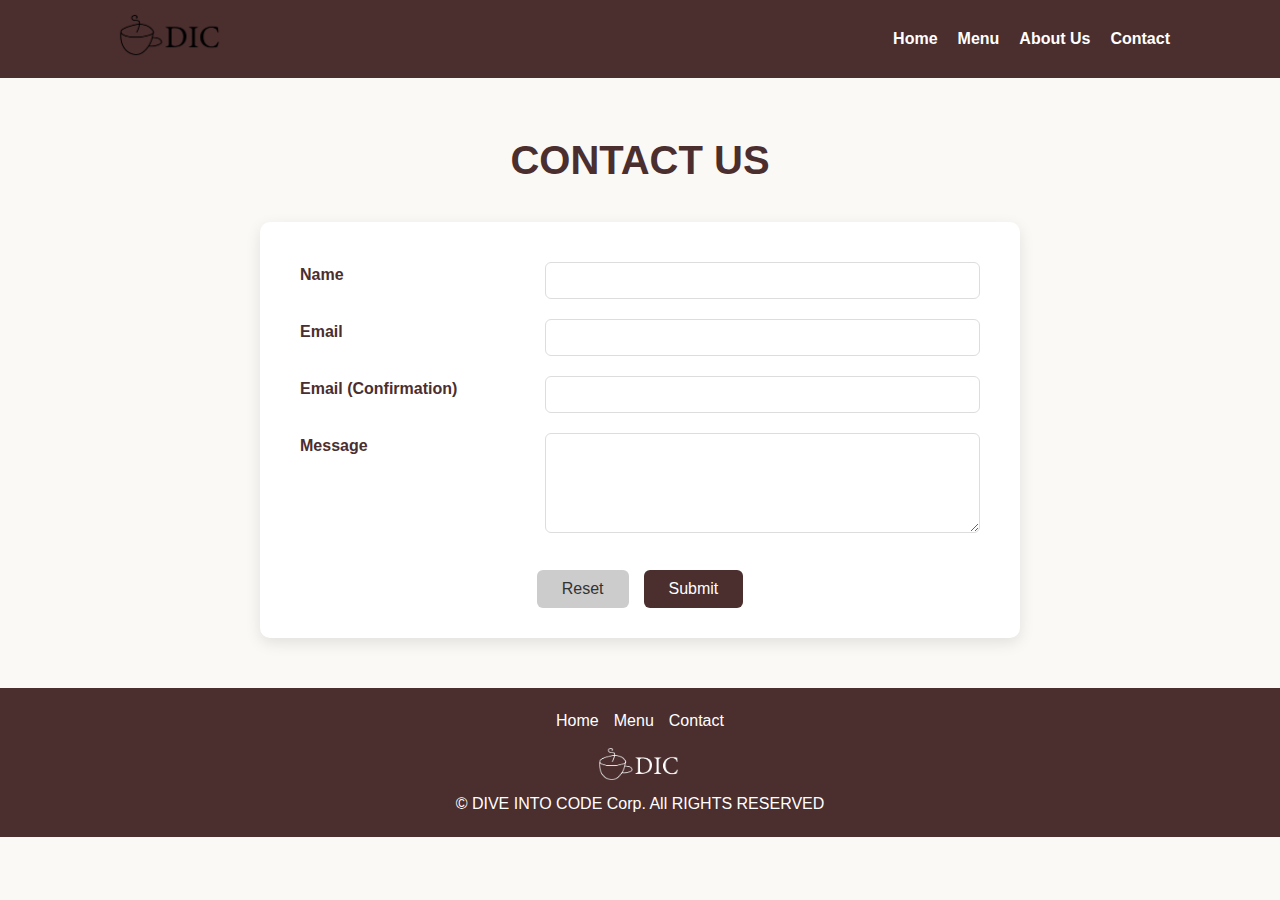
<file: templates/contact.html>
<!DOCTYPE html>
<html lang="en">
<head>
    <meta charset="utf-8">
    <title>DIC Cafe - Contact</title>
    <link rel="stylesheet" href="../Javascript_sample/css/contact_validation.css">
    <script type="text/javascript" src="../javascript/validation.js"></script>
</head>
<body>
    <header>
        <nav>
        <a href="index.html" class="logo"><img src="/images/sample_logo_k.png" alt="DIC Cafe Logo"></a>
          <ul class="global_nav">
            <li class="global_nav_item"><a href="index.html">Home</a></li>
            <li class="global_nav_item"><a href="sale.html">Menu</a></li>
            <li class="global_nav_item"><a href="about.html">About Us</a></li>
            <li class="global_nav_item"><a href="contact.html">Contact</a></li>
          </ul>
        </nav>
    </header>

    <section class="section_inner">
        <h1>CONTACT US</h1>
        <div class="contact-form">
            <form action="#" method="POST" id="form">
        <table class="contact">
          <tr class="contact_line">
            <td class="contact_sign"><label for="name">Name</label></td>
            <td class="contact_input"><input type="text" name="name" id="name"></td>
          </tr>
          <tr class="contact_line">
            <td class="contact_sign"><label for="email">Email</label></td>
            <td class="contact_input"><input type="email" name="email" id="email"></td>
          </tr>
          <tr class="contact_line">
            <td class="contact_sign"><label for="email_confirm">Email (Confirmation)</label></td>
            <td class="contact_input"><input type="email" name="email_confirm" id="email_confirm"></td>
          </tr>
          <tr class="contact_content">
            <td class="contact_sign"><label for="content">Message</label></td>
            <td class="contact_input"><textarea name="content" id="content"></textarea></td>
          </tr>
        </table>
        <div class="contact_btn_area">
          <button type="reset" class="contact_btn reset_btn">Reset</button>
          <button type="submit" class="contact_btn submit_btn">Submit</button>
        </div>
      </form>
        </div>
    </section>

        <!-- Footer section -->
        <footer class="footer">
          <nav class="footer_nav div">
            <ul>
              <li><a href="index.html">Home</a></li>
              <li><a href="sale.html">Menu</a></li>
              <li><a href="contact.html">Contact</a></li>
            </ul>
            <img src="../images/sample_logo_w.png" alt="" class="footer_logo">
          </nav>
          <div>
            <p class="copyright">© DIVE INTO CODE Corp. All RIGHTS RESERVED</p>
          </div>
        </footer>
</body>
</html>
</file>
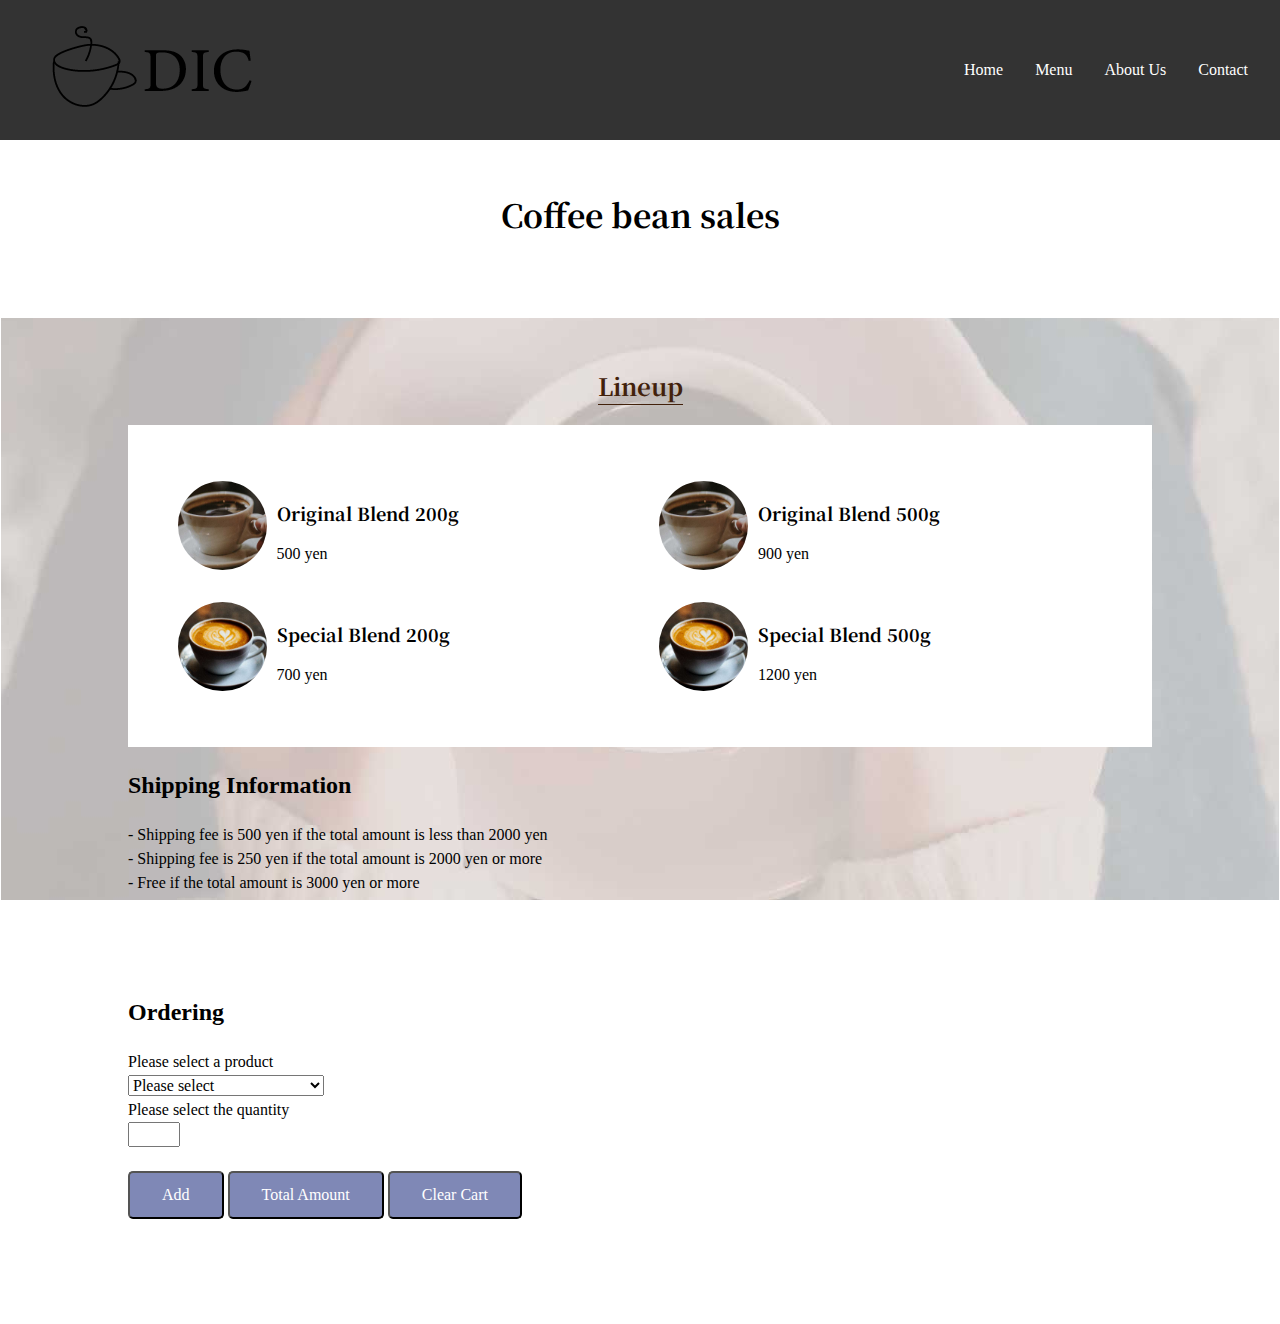
<file: templates/sale.html>
<!DOCTYPE html>
  <head>
    <title>DIC cafe</title>
    <link href="../css/normalize.css" rel="stylesheet">
    <link rel="stylesheet " href="../css/sale.css">
    <script type="text/javascript" src="../javascript/sale.js"></script>
    <link href="https://fonts.googleapis.com/css2?family=Noto+Serif+JP:wght@400;700&display=swap" rel="stylesheet">
  </head>
  <body>
  <header>
        <nav>
          <a href="index.html" class="logo"><img src="/images/sample_logo_k.png" alt="DIC Cafe Logo"></a>
            <ul class="global_nav">
              <li class="global_nav_item"><a href="index.html">Home</a></li>
              <li class="global_nav_item"><a href="sale.html">Menu</a></li>
              <li class="global_nav_item"><a href="about.html">About Us</a></li>
              <li class="global_nav_item"><a href="contact.html">Contact</a></li>
            </ul>
        </nav>
    </header>

    <section class="section_inner">
      <div class="section_title">
        <h1>Coffee bean sales</h1>
      </div>
    </section>

    <section class="section_inner menu_section">
      <div class="center">
        <h1 class="menu_title">Lineup</h1>
      </div>
      <div class="menu_list coffee_menu">
        <ul class="menu_list coffee_menu">
          <li class="coffee_menu_list_item">
            <div class="coffee_menu_content">
              <h2 class="menu_item_title">Original Blend 200g</h2>
              <p class="coffee_menu_price">500 yen</p>
            </div>
            <img src="../images/sample_cafe1.jpg" class="coffee_menu_image">
          </li>
          <li class="coffee_menu_list_item">
            <div class="coffee_menu_content">
              <h2 class="menu_item_title">Original Blend 500g</h2>
              <p class="coffee_menu_price">900 yen</p>
            </div>
            <img src="../images/sample_cafe1.jpg" class="coffee_menu_image">
          </li>
          <li class="coffee_menu_list_item">
            <div class="coffee_menu_content">
              <h2 class="menu_item_title">Special Blend 200g</h2>
              <p class="coffee_menu_price">700 yen</p>
            </div>
            <img src="../images/sample_cafe3.jpg" class="coffee_menu_image">
          </li>
          <li class="coffee_menu_list_item">
            <div class="coffee_menu_content">
              <h2 class="menu_item_title">Special Blend 500g</h2>
              <p class="coffee_menu_price">1200 yen</p>
            </div>
            <img src="../images/sample_cafe3.jpg" class="coffee_menu_image">
          </li>
        </ul>
      </div>
      <h2>Shipping Information</h2>
      <style>
        ul custom-bullets {
          list-style-type: circle;
        }
      </style>
      <ul class="custom-bullets">
        <li>- Shipping fee is 500 yen if the total amount is less than 2000 yen</li>
        <li>- Shipping fee is 250 yen if the total amount is 2000 yen or more</li>
        <li>- Free if the total amount is 3000 yen or more</li>
      </ul>
    </section>

    <section class="section_inner">
      <h2>Ordering</h2>
      <form>
        <p>Please select a product</p>
          <div>
            <select id="product" required>
              <option hidden value="0">Please select</option>
              <option value="p1">Original Blend 200g, ¥500</option>
              <option value="p2">Original Blend 500g, ¥900</option>
              <option value="p3">Special Blend 200g, ¥700</option>
              <option value="p4">Special Blend 500g, ¥1200</option>
            </select>
            <p>Please select the quantity</p>
            <input type="number" min="1" max="5" id="number" required>
          </div>
        <br>
        <input type="button" class="btn" value="Add" onclick="add()">
        <input type="button" class="btn" value="Total Amount" onclick="calc()">
        <input type="button" class="btn" value="Clear Cart" onclick="clearCart()">
      </form>
    </section>
    <script type="text/javascript" src="../javascript/sale.js"></script>
  </body>
</html>
</file>
<file: css/main.css>
@charset "utf-8";

html, body {
  height: 100%;
  margin: 0;
  padding: 0;
  font-family: 'Noto Serif JP', serif;
  width: 100%;
}

/* Navbar */
.header_nav {
  background: linear-gradient(90deg, #fff 20%, rgba(0,0,0,.6) 60%);
  display: flex;
  height: 60px;
  justify-content: space-between;
  align-items: center;
  position: fixed;
  top: 0;
  width: 100%;
  z-index: 1000;
}

.global_nav {
  display: flex;
  align-items: stretch;
}

.global_nav_item {
  color: #fff;
  text-decoration: none;
  display: flex;
  align-items: center;
  padding: 0 20px;
}

.global_nav_item:hover {
  background: #fff;
  color: #42210b;
}

.logo {
  width: 120px;
  display: flex;
  align-items: center;
}

.logo img {
  width: 100%;
}

/* Header (Key Visual) */
.key {
  height: 500px;
  background: center / cover no-repeat url("../images/sample_key.jpg");
  font-weight: bold;
  display: flex;
  flex-direction: column;
  justify-content: center;
  align-items: flex-start;
  text-align: left;
  padding-left: 10%;
  color: black;
}

/* Concept Section */
.section_title {
  font-weight: bold;
  text-align: center;
  margin-bottom: 50px;
}

.concept_container {
  display: flex;
  align-items: center;
  justify-content: space-between;
  padding: 35px 15%;
}

.concept_text {
  width: 65%;
  text-align: left;
  font-size: 20px;
  line-height: 1.8;
  margin: 20px;
  padding: 20px;
  font-family: "Roboto Light", sans-serif;
}

.concept_image {
  width: 45%;
  display: flex;
  justify-content: flex-end;
}

.concept_image img {
  width: 100%;
  height: auto;
  box-shadow: 0 2px 5px rgba(0, 0, 0, 0.1);
  border-radius: 10px;

}

/* Menu Section */
.menu {
  background: url("../images/sample_menu_bg.jpg") no-repeat fixed center;
  padding: 50px 10%;
  color: rgb(65, 31, 3);
  text-align: center;
  font-size: 18px;
  font-weight: bold;
  line-height: 1.6;
}

.menu_title {
  display: inline-block;
  font-size: 1.8rem;
  color: #3f1a02;
  border-bottom: solid #42210b 2px;
  margin-bottom: 20px;
}
.recommended-menu-container {
    display: flex;
    justify-content: center; /* Centers the items horizontally */
    gap: 20px; /* Adds space between the items */
    flex-wrap: wrap; /* Ensures responsiveness on smaller screens */
    width: 98%;
    margin: 50px auto;
    padding: 20px 0;
    flex-direction: row-reverse;
}

.recommended-item {
    display: flex;
    justify-content: space-between;
    width: 49%;
    background-color: white;
    color: black;
    align-items: flex-start;
    padding: 20px;
    box-shadow: 2px 2px 10px rgba(0, 0, 0, 0.1);
    border: 1px solid #ddd;
    box-sizing: border-box;
    position: relative;
}
.recommended-item img {
    width: 55%;
    height: 100%;
    object-fit: cover;
}

.recommended-text {
    width: 45%;
    padding-left: 20px;
    text-align: left;
}

.recommended-text h2 {
    font-size: 22px;
    font-weight: bold;
    margin-bottom: 100px;
    text-align: initial;
    align-content: initial;
}

.recommended-text p {
    font-size: 16px;
    margin-top: 5px;
}

.recommended-price {
    text-align: right;
    font-size: 18px;
    font-weight: bold;
    position: absolute;
    bottom: 10px;
    right: 20px;
}

/* === Coffee Menu Styles === */
.center {
  text-align: center;
}

.section_inner {
  padding: 50px 10% 30px;
}

.section_title {
  font-family: 'Noto Serif JP', serif;
  text-align: center;
  margin-bottom: 50px;
}

.menu_title {
  font-family: 'Noto Serif JP', serif;
  font-size: 2rem;
  margin-bottom: 30px;
  color: #333;
}

.main-menu {
    background-color: #ffffff;
    border-radius: 20px;
    overflow: hidden;
}
/* Coffee Menu Container */
.menu_list {
  min-width: 98%;
  margin: 20px;
  padding: 0;
}

.menu_list > ul {
  list-style: none;
  padding: 0;
  margin: 0;
  display: flex;
  flex-wrap: wrap;
  justify-content: space-between;
}

/* Individual Coffee Items */
.coffee-list {
    display: flex;
    flex-direction: row;
    width: 49%;
    padding: 10px;
    align-items: center;
    gap: 1rem;
}
.menu-image {
    width: 20%;
    padding-right: 10px;
    align-items: flex-end !important;
}
/* Coffee Images - 20% of container width */
.coffee_menu_image {
  width: 100% !important;
  height: 100% !important;
  border-radius: 50% !important;
  object-fit: cover;
}

/* Coffee Content - 80% of container width */
.coffee_menu_content {
  display: flex;
  flex-direction: column;
  gap: 1.3rem;
    text-align: left;
}

.menu_item_title {
  font-size: 18px;
  color: #333;
  margin: 0 0 5px 0;
  font-weight: 600;
  line-height: 1.3;
}

.coffee_menu_price {
  font-size: 18px;
  font-weight: bold;
  color: #2c5530;

}

/* Fix for text wrapping issues */
.coffee_menu_content h2 {
  white-space: nowrap;
  overflow: hidden;
  text-overflow: ellipsis;
}
.coffee_menu_content .coffee_menu_price {
    color: #333333;
}
/* Responsive adjustments */
@media (max-width: 768px) {
  .menu_list.coffee_menu > ul {
    flex-direction: column;
  }

  .coffee_menu_list_item {
    width: 100%;
    margin: 0 0 15px 0;
  }

  .coffee_menu_image {
    width: 20%;
  }

  .coffee_menu_content {
    width: 80%;
  }
}
.section_access_inner_container{

}
.access {
    display: initial;
    flex-direction: initial;
    padding: 50px 10%;
}

.access dl {
    display: initial;
    justify-content: initial;
    width: 100%;
    margin-bottom: 15px;
}

.access dt {
    font-weight: bold;
    width: 20%;
    text-align: left;
}

.access dd {
    width: 80%;
    text-align: left;
}

.google_map {
    width: 100%;
    height: 400px;
}

.footer {
    background-color: #251e19;
    color: white;
    text-align: center;
    padding: 20px 0;
    height: 75px;
}

.footer_nav {
    display: flex;
    justify-content: center;
    align-items: center;
    gap: 20px;
}

.footer_nav ul {
    display: flex;
    list-style: none;
    padding: 0;
    margin: 0;
}

.footer_nav ul li {
    margin: 0 15px;
}

.footer_nav ul li a {
    color: white;
    text-decoration: none;
    font-size: 16px;
}


.footer_nav ul li::after {
    content: " • ";
    color: white;
}

.footer_nav ul li:last-child::after {
    content: "";
}

/* Logo Styling */
.footer_logo {
    height: 30px;
}

/* Center Copyright */
.copyright {
    margin-top: 10px;
    font-size: 12px;
}
</file>
<file: css/about.css>
body {
    font-family: 'Noto Serif JP', serif;
    margin: 0;
    background-color: #fffaf3;
    color: #333;
}

header nav {
    display: flex;
    align-items: center;
    justify-content: space-between;
    background-color: #4b2e2e;
    padding: 10px 20px;
}

header nav .logo img {
    height: 50px;
}

.global_nav {
    list-style: none;
    display: flex;
    gap: 20px;
    margin: 0;
}

.global_nav_item a {
    text-decoration: none;
    color: white;
    font-weight: bold;
}

.global_nav_item a.active,
.global_nav_item a:hover {
    border-bottom: 2px solid #d4a373;
}

.hero {
    background: url('../images/sample_cafe1.jpg') center/cover no-repeat;
    color: white;
    text-align: center;
    padding: 80px 20px;
}

.hero_text h1 {
    font-size: 2.5em;
}

.section_inner {
    padding: 40px 20px;
    max-width: 900px;
    margin: auto;
}

.mission_vision {
    display: flex;
    gap: 20px;
    flex-wrap: wrap;
}

.mission, .vision {
    flex: 1;
    background-color: #f7efe1;
    padding: 20px;
    border-radius: 10px;
}

.team_members {
    display: flex;
    gap: 20px;
    flex-wrap: wrap;
    justify-content: center;
}

.team_member {
    text-align: center;
    max-width: 200px;
}

.team_member img {
    width: 200px;
    height: 280px; /* default height for others */
    object-fit: cover;
}


footer {
    text-align: center;
    background-color: #4b2e2e;
    color: white;
    padding: 15px;
}
</file>
<file: css/sale.css>
html {
  height: 100%;
}
body {
  position: relative;
  padding-bottom: 75px;
  min-height: 100%;
}
header nav {
  display: flex;
  justify-content: space-between;
  align-items: center;
  padding: 1rem 2rem;
  background-color: #333;
}

header nav ul {
  list-style: none;
  display: flex;
  gap: 2rem;
}

header nav a {
  color: white;
  text-decoration: none;
}

header nav a:hover {
  color: #ddd;
}
.center {
  text-align: center;
}
.section_inner {
  padding: 50px 10% 30px;
}
.section_title {
  font-family: 'Noto Serif JP', serif;
  text-align: center;
  margin-bottom: 50px;
}
.menu_section {
    background: url("../images/sample_menu_bg.jpg") no-repeat fixed bottom;
}
.menu_title {
  display: inline-block;
  font-family: 'Noto Serif JP', serif;
  text-align: center;
  font-size: 1.5rem;
  color: #42210b;
  border-bottom: solid #42210b 1px;
  margin-bottom: 20px;
}
.menu_list {
  display: flex;
  justify-content: space-between;
  flex-wrap: wrap;
  padding-bottom: 50px;
}
.recommended_menu_item {
  width: 49%;
  display: flex;
  flex-direction: row-reverse;
  box-shadow: 2px 2px 5px rgba(0,0,0,0.4);;
}
.menu_item_title {
  font-size: 18px;
  font-family: 'Noto Serif JP', serif;
}
.coffee_menu {
  background: #fff;
  padding: 20px;
}
.coffee_menu_list_item {
  width: 49%;
  display: flex;
  flex-direction: row-reverse;
  align-items: center;
  padding: 10px;
}
.coffee_menu_image {
  width: 20%;
  border-radius: 50%;
}
.coffee_menu_content {
  width: 80%;
  padding: 10px;
}
.btn {
  display: inline-block;
  padding: .8rem 2rem;
  z-index: 10;
  text-align: center;
  border-radius: 5px;
  background: rgba(127,136,182,1);
  color: white;
}
</file>
<file: css/menu.css>
/* General Reset and Font */
body {
  font-family: 'Noto Serif JP', serif;
  margin: 0;
  padding: 0;
  background-color: #fffaf5;
  color: #333;
}

/* Header */
header {
  background-color: #fff;
  padding: 10px 0;
  border-bottom: 1px solid #ddd;
}
/* Navbar */
.header_nav {
  background: linear-gradient(90deg, #fff 20%, rgba(0,0,0,.6) 60%);
  display: flex;
  height: 60px;
  justify-content: space-between;
  align-items: center;
  position: fixed;
  top: 0;
  width: 100%;
  z-index: 1000;
}

.global_nav {
  display: flex;
  align-items: stretch;
}

.global_nav_item {
  color: #fff;
  text-decoration: none;
  display: flex;
  align-items: center;
  padding: 0 20px;
}

.global_nav_item:hover {
  background: #fff;
  color: #42210b;
}

.logo {
  width: 120px;
  display: flex;
  align-items: center;
}

.logo img {
  width: 100%;
}


/* Sidebar Menu */
.side_menu {
  width: 220px;
  float: left;
  margin-right: 20px;
}
.side_menu_title {
  font-size: 1.5em;
  margin-bottom: 10px;
}
.side_menu_item {
  text-decoration: none;
  color: #555;
  display: block;
  margin-bottom: 8px;
}
.side_ad {
  margin-top: 20px;
  background: #f9f9f9;
  padding: 10px;
  border-left: 3px solid #c93;
}

/* Main Content */
.wrapper {
  max-width: 1200px;
  margin: auto;
  display: flex;
}
.main {
  flex: 1;
}
.menu_image, .menu_item_image, .coffee_menu_image {
  max-width: 100%;
  height: auto;
  border-radius: 8px;
  margin-bottom: 10px;
}
.menu_name {
  font-size: 2em;
  margin: 10px 0;
}
.menu_price {
  font-weight: bold;
  font-size: 1.2em;
  color: #c93;
}

/* Section Titles */
.section_title, .menu_title {
  font-size: 1.8em;
  margin-bottom: 20px;
  border-bottom: 2px solid #c93;
  padding-bottom: 5px;
}

/* Menu List */
.menu_list {
  list-style: none;
  padding: 0;
  display: flex;
  flex-wrap: wrap;
  gap: 20px;
}
.menu_item, .coffee_menu_list_item, .coffee_menu {
  width: calc(50% - 10px);
  background: #fdfdfd;
  padding: 15px;
  border: 1px solid #eee;
  border-radius: 8px;
  box-shadow: 0 2px 5px rgba(0,0,0,0.05);
}
.menu_item_title {
  margin: 0;
  font-size: 1.3em;
}
.menu_item_price, .coffee_menu_price {
  color: #c93;
  font-weight: bold;
}
.btn {
  display: inline-block;
  padding: 8px 16px;
  background-color: #c93;
  color: #fff;
  border: none;
  border-radius: 4px;
  cursor: pointer;
  font-weight: bold;
  margin-top: 10px;
}
.btn:hover {
  background-color: #a76a00;
}

/* Form Styles */
form {
  margin-top: 20px;
}
form select, form input[type="number"] {
  padding: 5px;
  font-size: 1em;
  margin-right: 10px;
}
form input[type="button"] {
  margin-right: 10px;
}

/* Responsive */
@media screen and (max-width: 768px) {
  .wrapper {
    flex-direction: column;
    padding: 0 10px;
  }
  .side_menu {
    width: 100%;
    margin-bottom: 20px;
  }
  .menu_item, .coffee_menu_list_item, .coffee_menu {
    width: 100%;
  }
}
</file>
<file: Javascript_sample/css/contact_validation.css>
/* General Reset & Fonts */
* {
  margin: 0;
  padding: 0;
  box-sizing: border-box;
}

body {
  font-family: "Segoe UI", Arial, sans-serif;
  line-height: 1.6;
  color: #333;
  background-color: #faf9f6;
}

/* Header Navigation */
header {
  background-color: #4b2e2e;
  padding: 10px 0;
}

header nav {
  display: flex;
  align-items: center;
  justify-content: space-between;
  max-width: 1100px;
  margin: auto;
  padding: 0 20px;
}

header .logo img {
  height: 50px;
}

.global_nav {
  list-style: none;
  display: flex;
  gap: 20px;
}

.global_nav_item a {
  text-decoration: none;
  color: #fff;
  font-weight: bold;
  transition: color 0.3s;
}

.global_nav_item a:hover {
  color: #f5d19c;
}

/* Page Title */
.section_inner {
  max-width: 800px;
  margin: 50px auto;
  padding: 0 20px;
}

.section_inner h1 {
  text-align: center;
  color: #4b2e2e;
  font-size: 2.5rem;
  margin-bottom: 30px;
}

/* Contact Form */
.contact-form {
  background: #fff;
  padding: 30px;
  border-radius: 10px;
  box-shadow: 0 5px 15px rgba(0, 0, 0, 0.1);
}

.contact {
  width: 100%;
  border-collapse: collapse;
}

.contact_line,
.contact_content {
  margin-bottom: 15px;
}

.contact_sign {
  width: 35%;
  padding: 10px;
  font-weight: bold;
  color: #4b2e2e;
  vertical-align: top;
}

.contact_input {
  width: 65%;
  padding: 10px;
}

input[type="text"],
input[type="email"],
textarea {
  width: 100%;
  padding: 10px;
  border: 1px solid #ddd;
  border-radius: 6px;
  outline: none;
  transition: border-color 0.3s;
}

input:focus,
textarea:focus {
  border-color: #c49b63;
}

textarea {
  resize: vertical;
  min-height: 100px;
}

/* Buttons */
.contact_btn_area {
  display: flex;
  justify-content: center;
  gap: 15px;
  margin-top: 20px;
}

.contact_btn {
  padding: 10px 25px;
  border: none;
  border-radius: 6px;
  font-size: 1rem;
  cursor: pointer;
  transition: background 0.3s;
}

.reset_btn {
  background: #ccc;
  color: #333;
}

.reset_btn:hover {
  background: #999;
}

.submit_btn {
  background: #4b2e2e;
  color: #fff;
}

.submit_btn:hover {
  background: #c49b63;
}

/* Footer */
footer {
  background-color: #4b2e2e;
  color: #fff;
  margin-top: 50px;
  padding: 20px 0;
}

footer nav {
  max-width: 1100px;
  margin: auto;
  padding: 0 20px;
  text-align: center; /* Center all text and inline elements */
}

footer ul {
  display: flex;
  justify-content: center; /* Center nav links horizontally */
  list-style: none;
  gap: 15px;
  margin-bottom: 10px;
  padding: 0;
}

footer ul a {
  color: #fff;
  text-decoration: none;
}

footer ul a:hover {
  color: #f5d19c;
}

footer div {
  display: flex;
  flex-direction: column; /* Stack logo and text vertically */
  align-items: center;     /* Center horizontally */
  gap: 5px;
}

footer img {
  height: 40px;
}

/* Red Warning Alert */
.alert {
  color: #fff;
  background-color: #d9534f;
  border: 1px solid #d43f3a;
  padding: 10px;
  margin-top: 10px;
  border-radius: 4px;
  font-size: 0.95rem;
  font-weight: bold;
  animation: fadeIn 0.3s ease-in-out;
}

@keyframes fadeIn {
  from { opacity: 0; transform: translateY(-5px); }
  to { opacity: 1; transform: translateY(0); }
}
</file>
